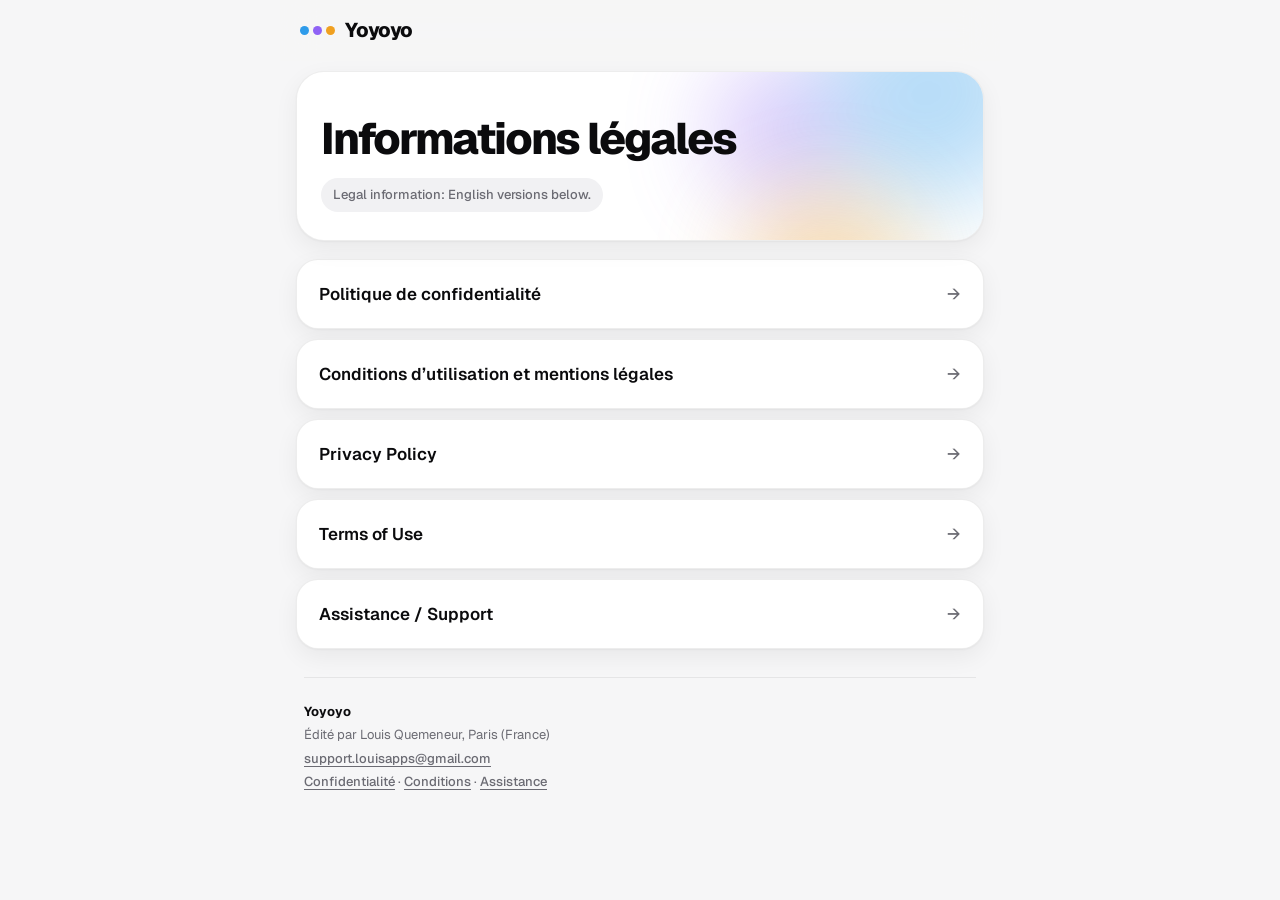
<file: index.html>
<!doctype html>
<html lang="fr">
<head>
<meta charset="utf-8">
<meta name="viewport" content="width=device-width, initial-scale=1">
<title>Yoyoyo · Informations légales</title>
<link rel="stylesheet" href="style.css">
</head>
<body>
<main>
  <header><a class="brand" href="index.html"><span class="dots" aria-hidden="true"><i></i><i></i><i></i></span>Yoyoyo</a></header>
  <div class="hero">
  <h1>Informations légales</h1>
  <p class="date">Legal information: English versions below.</p>
  </div>
  <div class="links">
    <a href="confidentialite.html">Politique de confidentialité</a>
    <a href="conditions.html">Conditions d’utilisation et mentions légales</a>
    <a href="privacy.html" lang="en">Privacy Policy</a>
    <a href="terms.html" lang="en">Terms of Use</a>
    <a href="support.html">Assistance / Support</a>
  </div>
  <footer><strong>Yoyoyo</strong><br>Édité par Louis Quemeneur, Paris (France)<br><a href="mailto:support.louisapps@gmail.com">support.louisapps@gmail.com</a><br><a href="confidentialite.html">Confidentialité</a> · <a href="conditions.html">Conditions</a> · <a href="support.html">Assistance</a></footer>
</main>
</body>
</html>
</file>
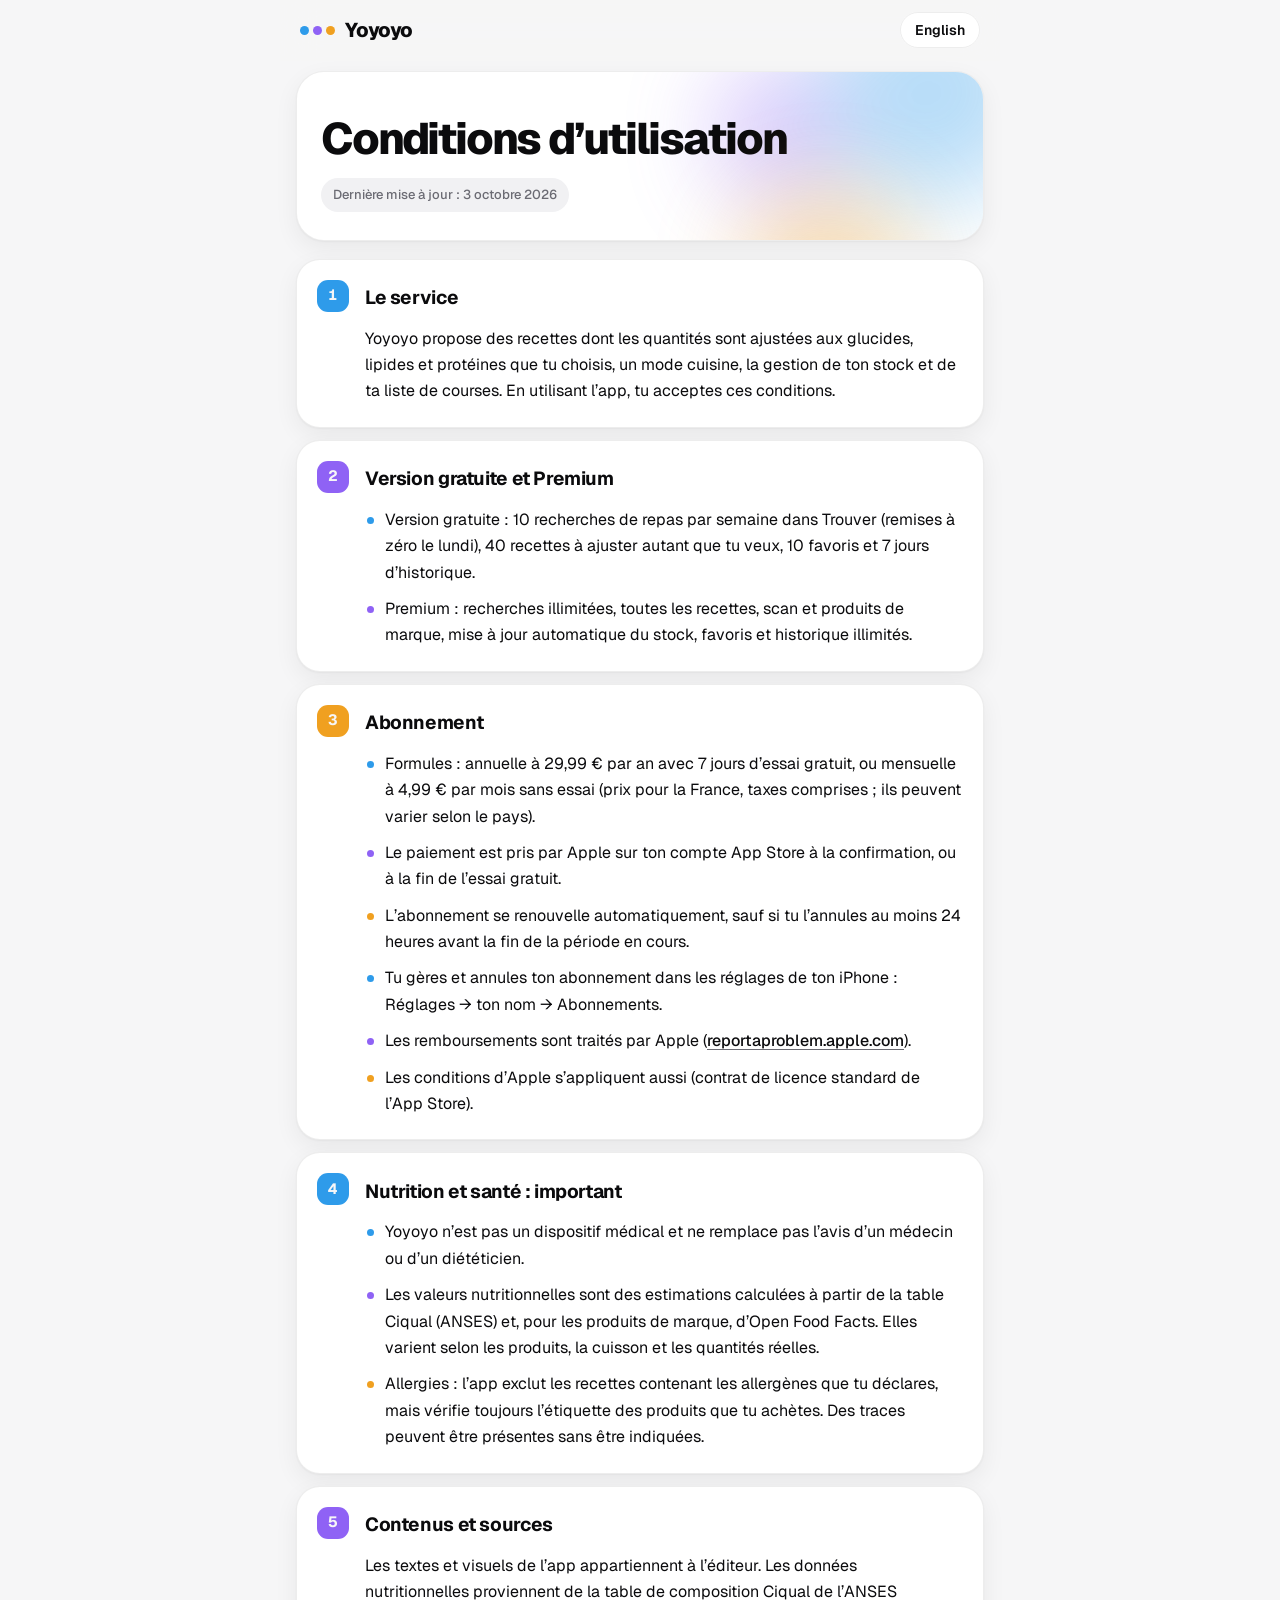
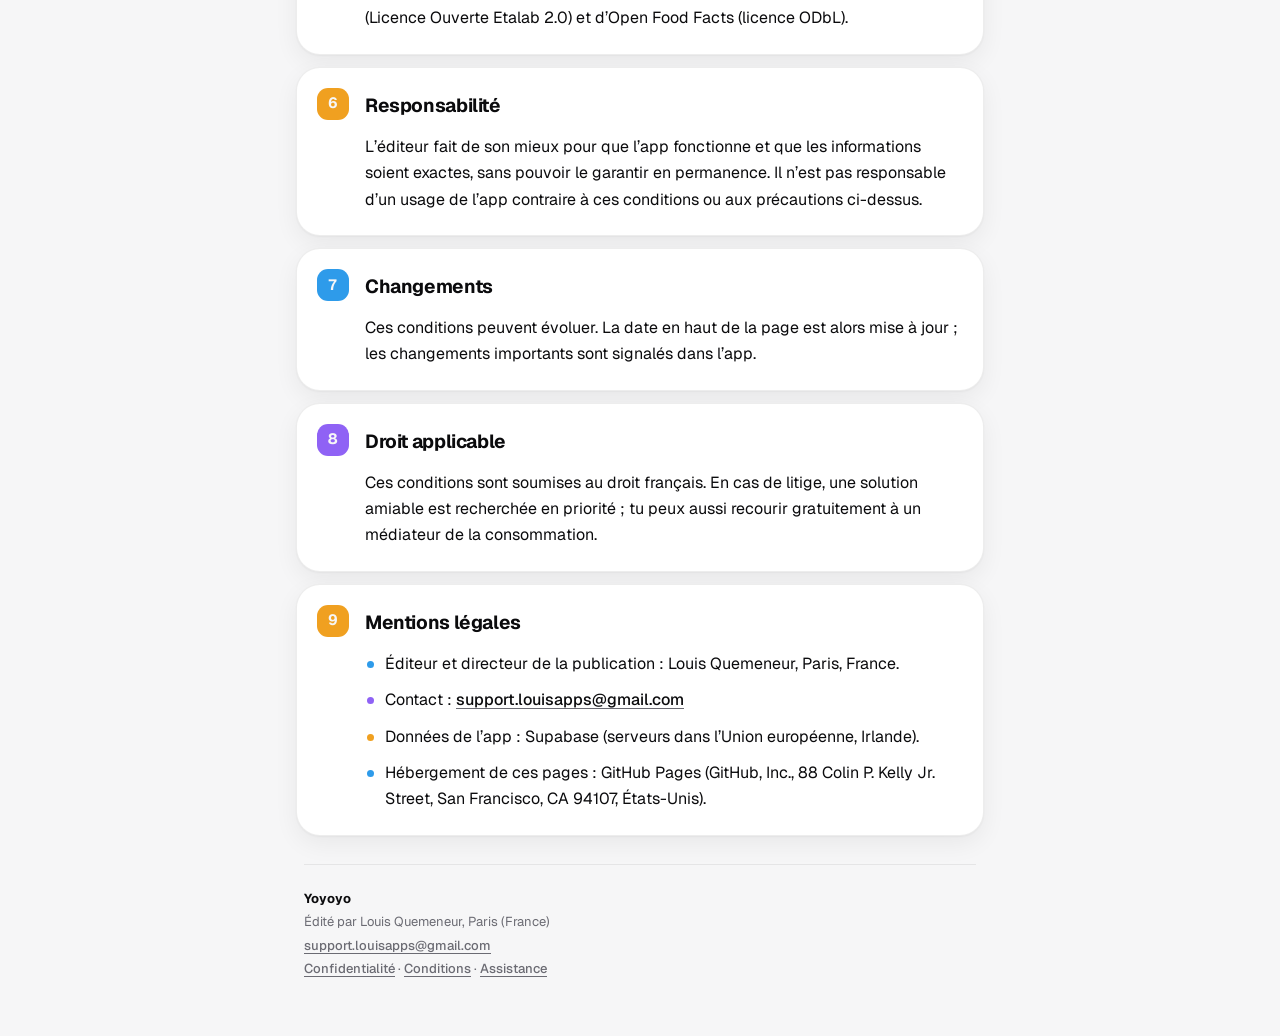
<file: conditions.html>
<!doctype html>
<html lang="fr">
<head>
<meta charset="utf-8">
<meta name="viewport" content="width=device-width, initial-scale=1">
<title>Yoyoyo · Conditions d’utilisation</title>
<link rel="stylesheet" href="style.css">
</head>
<body>
<main class="doc">
  <header><a class="brand" href="index.html"><span class="dots" aria-hidden="true"><i></i><i></i><i></i></span>Yoyoyo</a><nav class="lang"><a href="terms.html" lang="en">English</a></nav></header>
  <div class="hero">
  <h1>Conditions d’utilisation</h1>
  <p class="date">Dernière mise à jour : 3 octobre 2026</p>
  </div>

  <section class="article">
  <h2>Le service</h2>
  <p>Yoyoyo propose des recettes dont les quantités sont ajustées aux glucides, lipides et protéines que tu choisis,
  un mode cuisine, la gestion de ton stock et de ta liste de courses. En utilisant l’app, tu acceptes ces conditions.</p>

  </section>
  <section class="article">
  <h2>Version gratuite et Premium</h2>
  <ul>
    <li>Version gratuite : 10 recherches de repas par semaine dans Trouver (remises à zéro le lundi), 40 recettes à
      ajuster autant que tu veux, 10 favoris et 7 jours d’historique.</li>
    <li>Premium : recherches illimitées, toutes les recettes, scan et produits de marque, mise à jour automatique du
      stock, favoris et historique illimités.</li>
  </ul>

  </section>
  <section class="article">
  <h2>Abonnement</h2>
  <ul>
    <li>Formules : annuelle à 29,99 € par an avec 7 jours d’essai gratuit, ou mensuelle à 4,99 € par mois sans essai
      (prix pour la France, taxes comprises ; ils peuvent varier selon le pays).</li>
    <li>Le paiement est pris par Apple sur ton compte App Store à la confirmation, ou à la fin de l’essai gratuit.</li>
    <li>L’abonnement se renouvelle automatiquement, sauf si tu l’annules au moins 24 heures avant la fin de la période en cours.</li>
    <li>Tu gères et annules ton abonnement dans les réglages de ton iPhone : Réglages → ton nom → Abonnements.</li>
    <li>Les remboursements sont traités par Apple (<a href="https://reportaproblem.apple.com">reportaproblem.apple.com</a>).</li>
    <li>Les conditions d’Apple s’appliquent aussi (contrat de licence standard de l’App Store).</li>
  </ul>

  </section>
  <section class="article">
  <h2>Nutrition et santé : important</h2>
  <ul>
    <li>Yoyoyo n’est pas un dispositif médical et ne remplace pas l’avis d’un médecin ou d’un diététicien.</li>
    <li>Les valeurs nutritionnelles sont des estimations calculées à partir de la table Ciqual (ANSES) et, pour les produits
      de marque, d’Open Food Facts. Elles varient selon les produits, la cuisson et les quantités réelles.</li>
    <li>Allergies : l’app exclut les recettes contenant les allergènes que tu déclares, mais vérifie toujours l’étiquette
      des produits que tu achètes. Des traces peuvent être présentes sans être indiquées.</li>
  </ul>

  </section>
  <section class="article">
  <h2>Contenus et sources</h2>
  <p>Les textes et visuels de l’app appartiennent à l’éditeur. Les données nutritionnelles proviennent de la
  table de composition Ciqual de l’ANSES (Licence Ouverte Etalab 2.0) et d’Open Food Facts (licence ODbL).</p>

  </section>
  <section class="article">
  <h2>Responsabilité</h2>
  <p>L’éditeur fait de son mieux pour que l’app fonctionne et que les informations soient exactes, sans pouvoir le
  garantir en permanence. Il n’est pas responsable d’un usage de l’app contraire à ces conditions ou aux précautions
  ci-dessus.</p>

  </section>
  <section class="article">
  <h2>Changements</h2>
  <p>Ces conditions peuvent évoluer. La date en haut de la page est alors mise à jour ; les changements importants sont
  signalés dans l’app.</p>

  </section>
  <section class="article">
  <h2>Droit applicable</h2>
  <p>Ces conditions sont soumises au droit français. En cas de litige, une solution amiable est recherchée en priorité ;
  tu peux aussi recourir gratuitement à un médiateur de la consommation.</p>

  </section>
  <section class="article">
  <h2>Mentions légales</h2>
  <ul>
    <li>Éditeur et directeur de la publication : Louis Quemeneur, Paris, France.</li>
    <li>Contact : <a href="mailto:support.louisapps@gmail.com">support.louisapps@gmail.com</a></li>
    <li>Données de l’app : Supabase (serveurs dans l’Union européenne, Irlande).</li>
    <li>Hébergement de ces pages : GitHub Pages (GitHub, Inc., 88 Colin P. Kelly Jr. Street, San Francisco, CA 94107, États-Unis).</li>
  </ul>

  </section>
  <footer><strong>Yoyoyo</strong><br>Édité par Louis Quemeneur, Paris (France)<br><a href="mailto:support.louisapps@gmail.com">support.louisapps@gmail.com</a><br><a href="confidentialite.html">Confidentialité</a> · <a href="conditions.html">Conditions</a> · <a href="support.html">Assistance</a></footer>
</main>
</body>
</html>
</file>
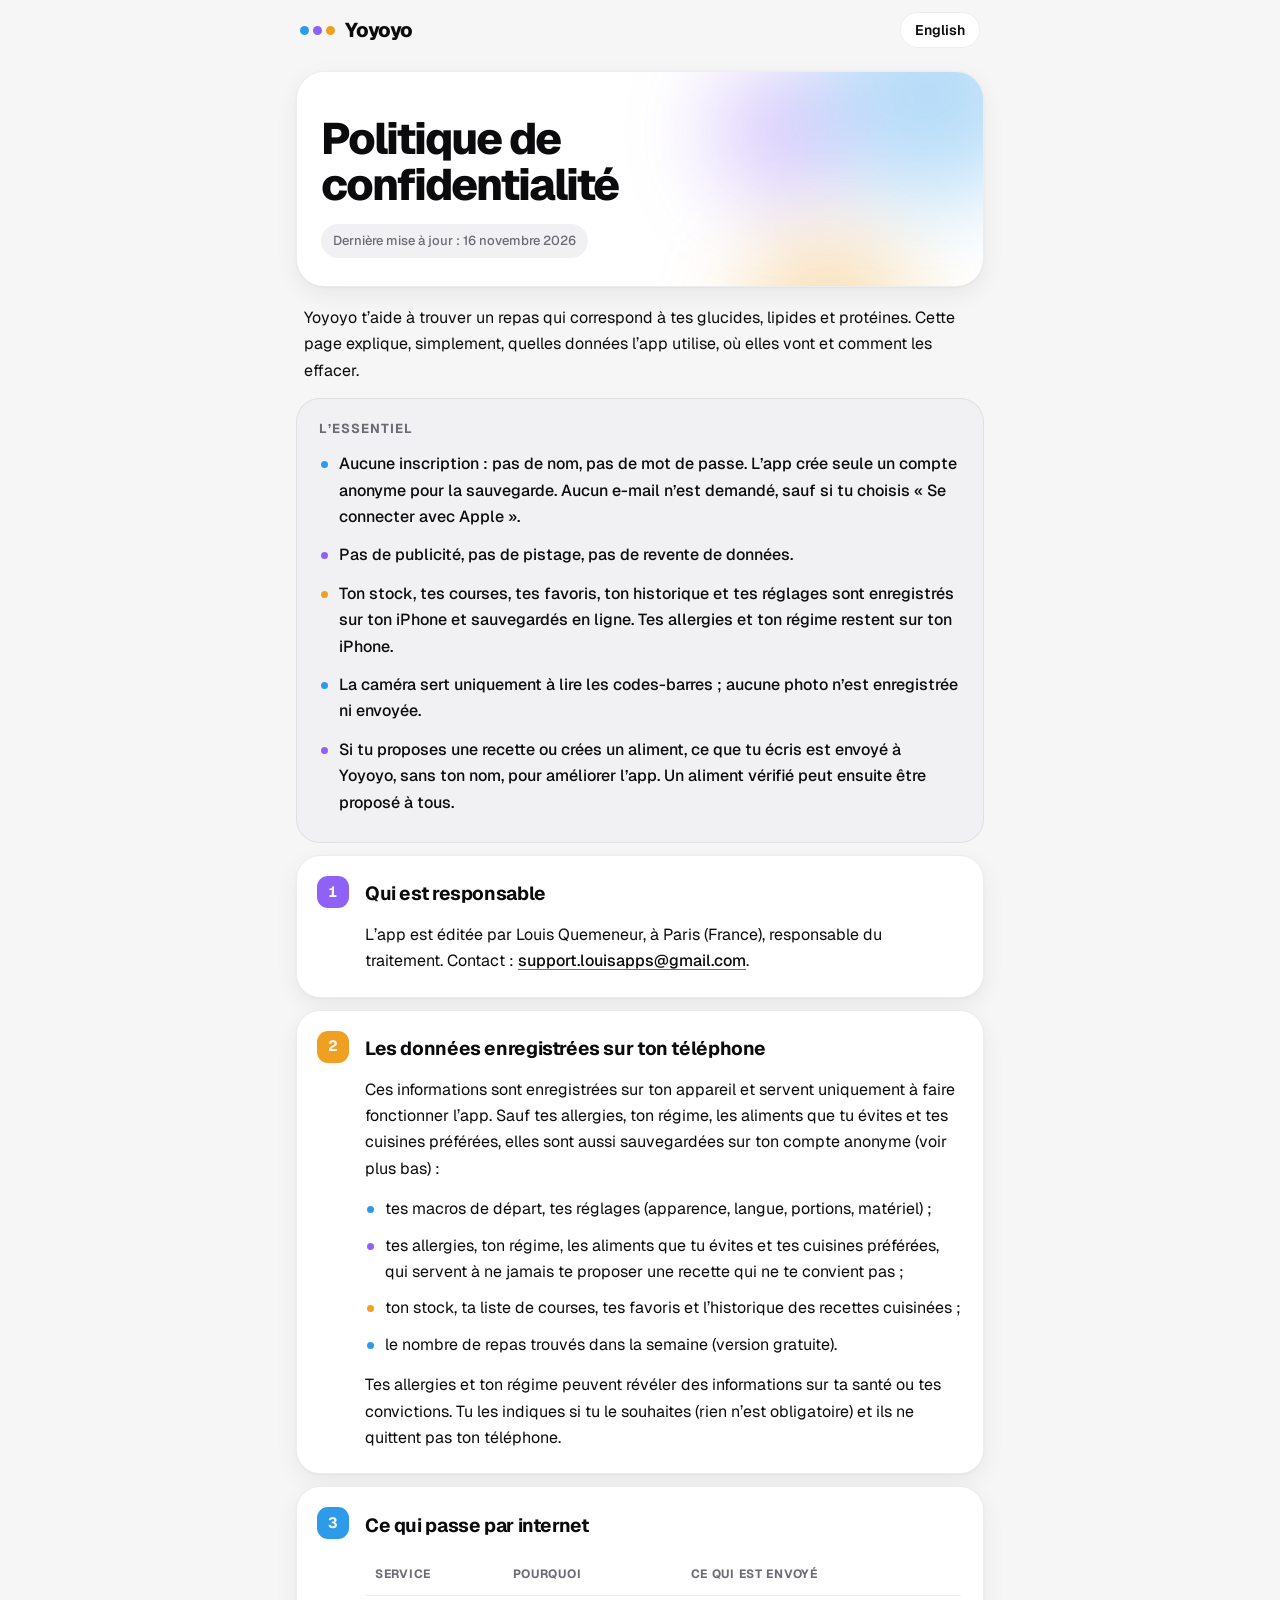
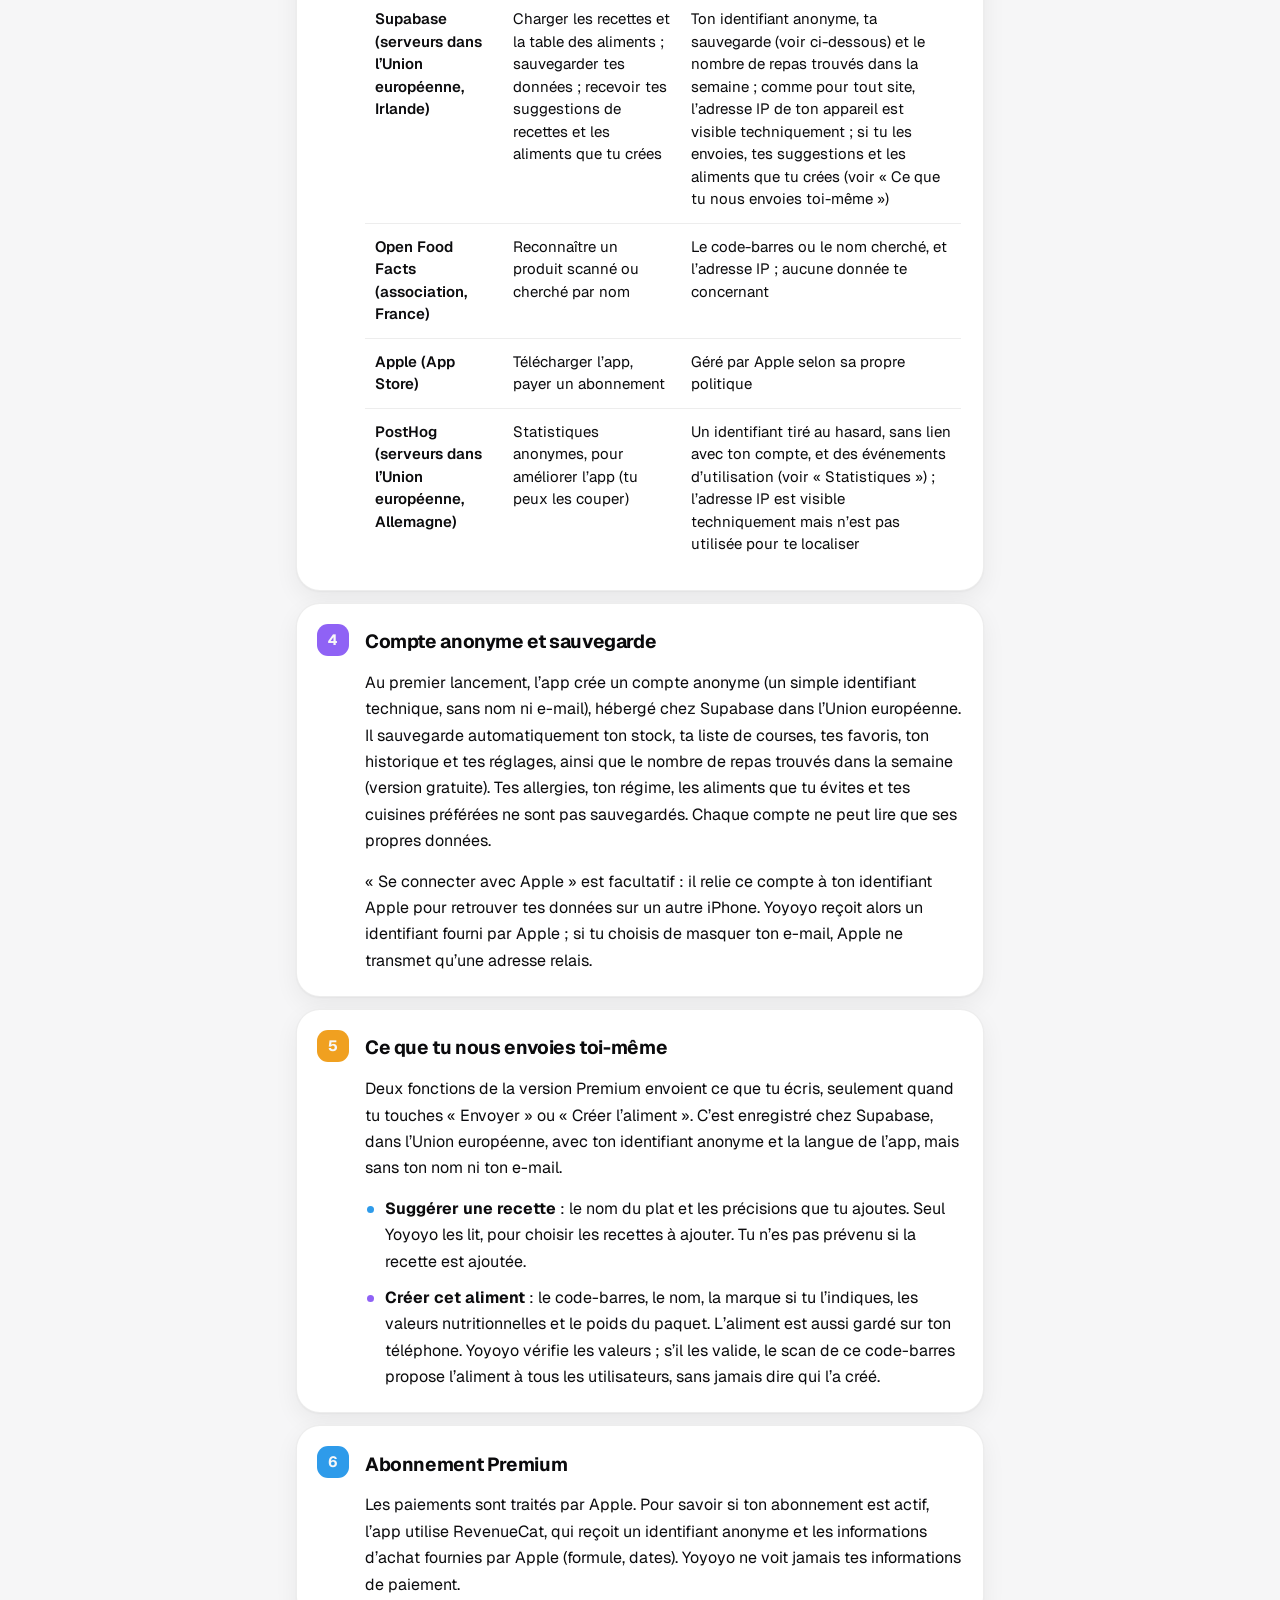
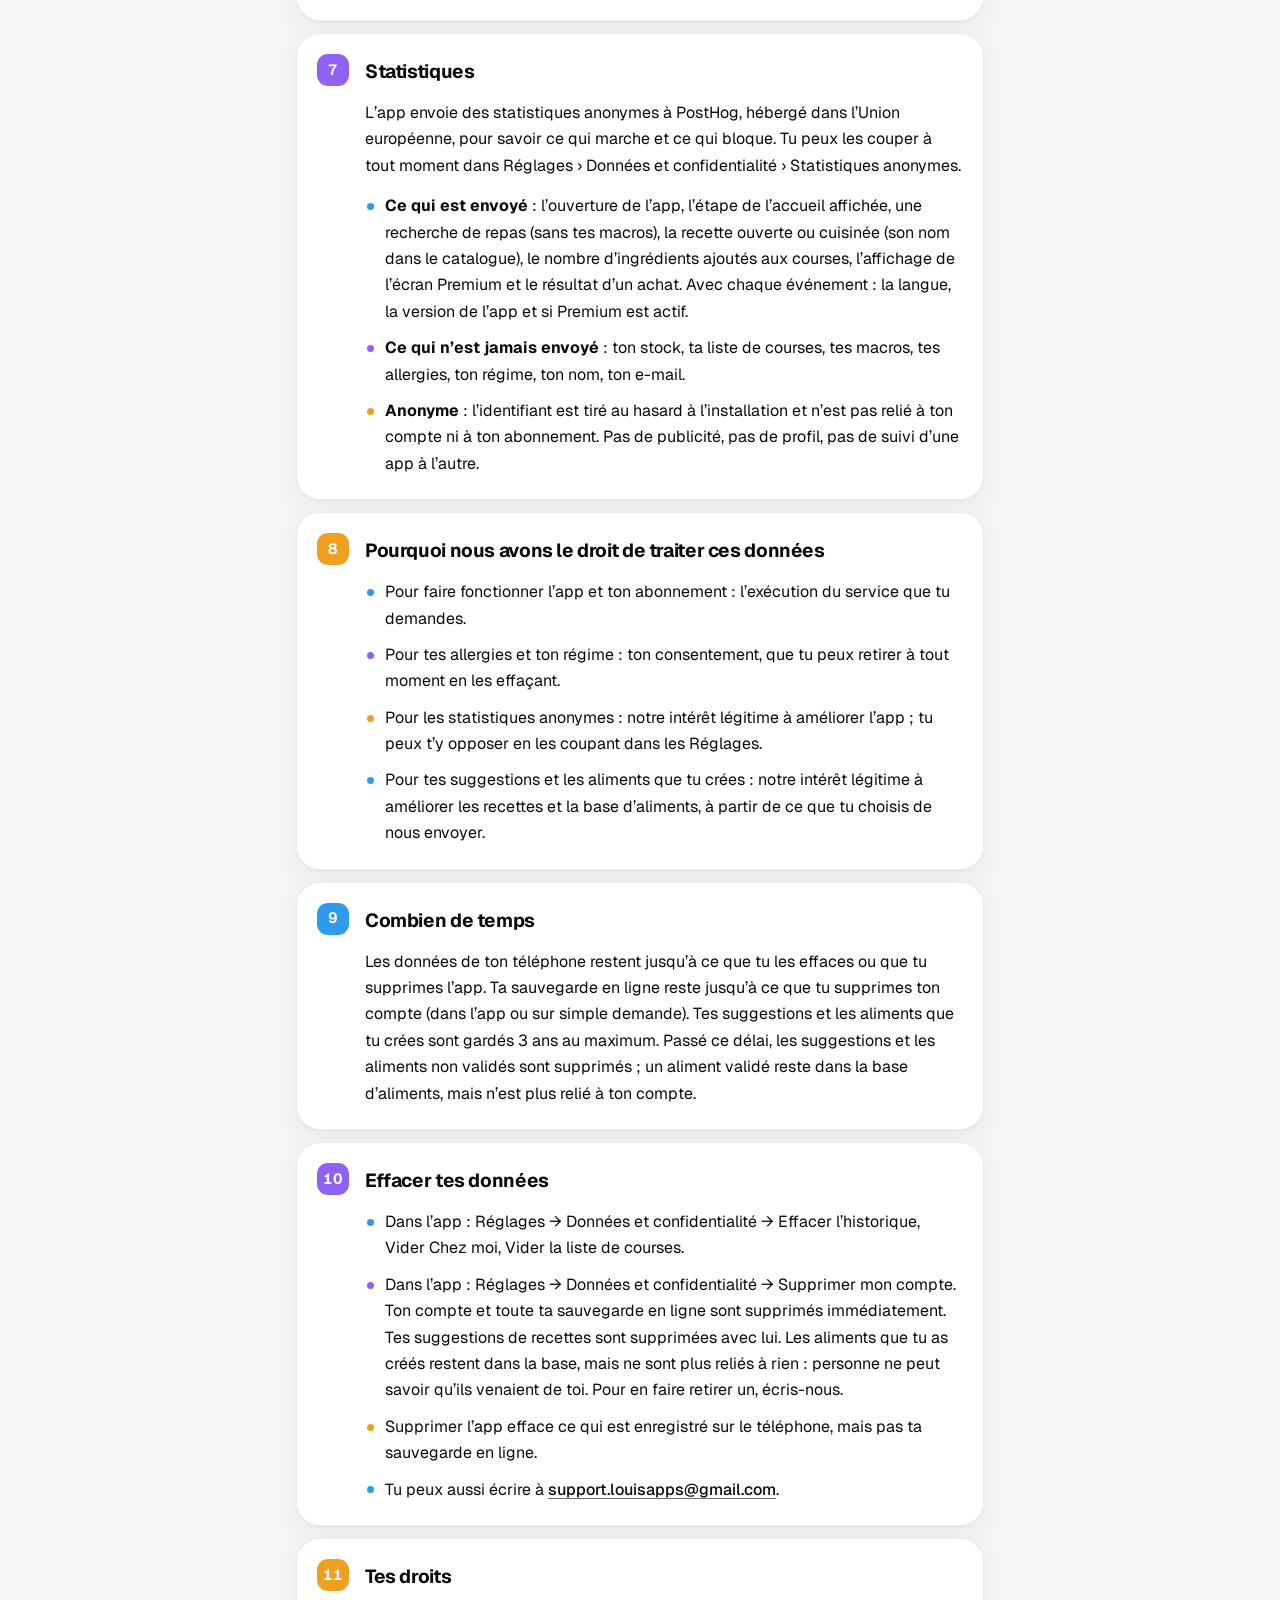
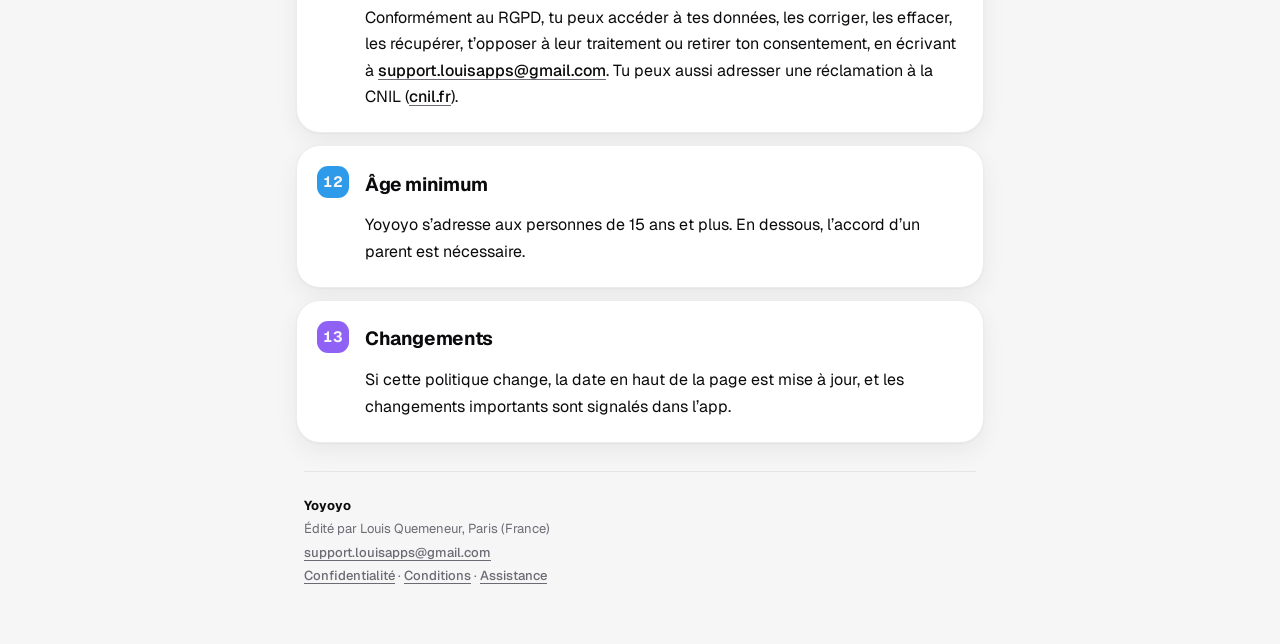
<file: confidentialite.html>
<!doctype html>
<html lang="fr">
<head>
<meta charset="utf-8">
<meta name="viewport" content="width=device-width, initial-scale=1">
<title>Yoyoyo · Politique de confidentialité</title>
<link rel="stylesheet" href="style.css">
</head>
<body>
<main class="doc">
  <header><a class="brand" href="index.html"><span class="dots" aria-hidden="true"><i></i><i></i><i></i></span>Yoyoyo</a><nav class="lang"><a href="privacy.html" lang="en">English</a></nav></header>
  <div class="hero">
  <h1>Politique de confidentialité</h1>
  <p class="date">Dernière mise à jour : 16 novembre 2026</p>
  </div>

  <p>Yoyoyo t’aide à trouver un repas qui correspond à tes glucides, lipides et protéines. Cette page explique,
  simplement, quelles données l’app utilise, où elles vont et comment les effacer.</p>

  <section class="summary">
    <h2>L’essentiel</h2>
    <ul>
      <li>Aucune inscription : pas de nom, pas de mot de passe. L’app crée seule un compte anonyme pour la sauvegarde. Aucun e-mail n’est demandé, sauf si tu choisis « Se connecter avec Apple ».</li>
      <li>Pas de publicité, pas de pistage, pas de revente de données.</li>
      <li>Ton stock, tes courses, tes favoris, ton historique et tes réglages sont enregistrés sur ton iPhone et sauvegardés en ligne. Tes allergies et ton régime restent sur ton iPhone.</li>
      <li>La caméra sert uniquement à lire les codes-barres ; aucune photo n’est enregistrée ni envoyée.</li>
      <li>Si tu proposes une recette ou crées un aliment, ce que tu écris est envoyé à Yoyoyo, sans ton nom, pour améliorer l’app. Un aliment vérifié peut ensuite être proposé à tous.</li>
    </ul>
  </section>

  <section class="article">
  <h2>Qui est responsable</h2>
  <p>L’app est éditée par Louis Quemeneur, à Paris (France), responsable du traitement.
  Contact : <a href="mailto:support.louisapps@gmail.com">support.louisapps@gmail.com</a>.</p>

  </section>
  <section class="article">
  <h2>Les données enregistrées sur ton téléphone</h2>
  <p>Ces informations sont enregistrées sur ton appareil et servent uniquement à faire fonctionner l’app. Sauf tes allergies, ton régime, les aliments que tu évites et tes cuisines préférées, elles sont aussi sauvegardées sur ton compte anonyme (voir plus bas) :</p>
  <ul>
    <li>tes macros de départ, tes réglages (apparence, langue, portions, matériel) ;</li>
    <li>tes allergies, ton régime, les aliments que tu évites et tes cuisines préférées, qui servent à ne jamais te
      proposer une recette qui ne te convient pas ;</li>
    <li>ton stock, ta liste de courses, tes favoris et l’historique des recettes cuisinées ;</li>
    <li>le nombre de repas trouvés dans la semaine (version gratuite).</li>
  </ul>
  <p>Tes allergies et ton régime peuvent révéler des informations sur ta santé ou tes convictions. Tu les indiques
  si tu le souhaites (rien n’est obligatoire) et ils ne quittent pas ton téléphone.</p>

  </section>
  <section class="article">
  <h2>Ce qui passe par internet</h2>
  <table>
    <tr><th>Service</th><th>Pourquoi</th><th>Ce qui est envoyé</th></tr>
    <tr><td>Supabase (serveurs dans l’Union européenne, Irlande)</td><td>Charger les recettes et la table des aliments ; sauvegarder tes données ; recevoir tes suggestions de recettes et les aliments que tu crées</td>
      <td>Ton identifiant anonyme, ta sauvegarde (voir ci-dessous) et le nombre de repas trouvés dans la semaine ; comme pour tout site, l’adresse IP de ton appareil est visible techniquement ; si tu les envoies, tes suggestions et les aliments que tu crées (voir « Ce que tu nous envoies toi-même »)</td></tr>
    <tr><td>Open Food Facts (association, France)</td><td>Reconnaître un produit scanné ou cherché par nom</td>
      <td>Le code-barres ou le nom cherché, et l’adresse IP ; aucune donnée te concernant</td></tr>
    <tr><td>Apple (App Store)</td><td>Télécharger l’app, payer un abonnement</td><td>Géré par Apple selon sa propre politique</td></tr>
    <tr><td>PostHog (serveurs dans l’Union européenne, Allemagne)</td><td>Statistiques anonymes, pour améliorer l’app (tu peux les couper)</td>
      <td>Un identifiant tiré au hasard, sans lien avec ton compte, et des événements d’utilisation (voir « Statistiques ») ; l’adresse IP est visible techniquement mais n’est pas utilisée pour te localiser</td></tr>
  </table>

  </section>
  <section class="article">
  <h2>Compte anonyme et sauvegarde</h2>
  <p>Au premier lancement, l’app crée un compte anonyme (un simple identifiant technique, sans nom ni e-mail),
  hébergé chez Supabase dans l’Union européenne. Il sauvegarde automatiquement ton stock, ta liste de courses, tes
  favoris, ton historique et tes réglages, ainsi que le nombre de repas trouvés dans la semaine (version gratuite).
  Tes allergies, ton régime, les aliments que tu évites et tes cuisines préférées ne sont pas sauvegardés.
  Chaque compte ne peut lire que ses propres données.</p>
  <p>« Se connecter avec Apple » est facultatif : il relie ce compte à ton identifiant Apple pour retrouver tes données
  sur un autre iPhone. Yoyoyo reçoit alors un identifiant fourni par Apple ; si tu choisis de masquer ton e-mail,
  Apple ne transmet qu’une adresse relais.</p>

  </section>
  <section class="article">
  <h2>Ce que tu nous envoies toi-même</h2>
  <p>Deux fonctions de la version Premium envoient ce que tu écris, seulement quand tu touches « Envoyer » ou « Créer
  l’aliment ». C’est enregistré chez Supabase, dans l’Union européenne, avec ton identifiant anonyme et la langue de l’app,
  mais sans ton nom ni ton e-mail.</p>
  <ul>
    <li><strong>Suggérer une recette</strong> : le nom du plat et les précisions que tu ajoutes. Seul Yoyoyo les lit, pour
      choisir les recettes à ajouter. Tu n’es pas prévenu si la recette est ajoutée.</li>
    <li><strong>Créer cet aliment</strong> : le code-barres, le nom, la marque si tu l’indiques, les valeurs nutritionnelles et
      le poids du paquet. L’aliment est aussi gardé sur ton téléphone. Yoyoyo vérifie les valeurs ; s’il les valide, le scan
      de ce code-barres propose l’aliment à tous les utilisateurs, sans jamais dire qui l’a créé.</li>
  </ul>

  </section>
  <section class="article">
  <h2>Abonnement Premium</h2>
  <p>Les paiements sont traités par Apple. Pour savoir si ton abonnement est actif, l’app utilise RevenueCat, qui reçoit
  un identifiant anonyme et les informations d’achat fournies par Apple (formule, dates). Yoyoyo ne voit jamais tes
  informations de paiement.</p>

  </section>
  <section class="article">
  <h2>Statistiques</h2>
  <p>L’app envoie des statistiques anonymes à PostHog, hébergé dans l’Union européenne, pour savoir ce qui marche et
  ce qui bloque. Tu peux les couper à tout moment dans Réglages › Données et confidentialité › Statistiques anonymes.</p>
  <ul>
    <li><strong>Ce qui est envoyé</strong> : l’ouverture de l’app, l’étape de l’accueil affichée, une recherche de repas
      (sans tes macros), la recette ouverte ou cuisinée (son nom dans le catalogue), le nombre d’ingrédients ajoutés aux
      courses, l’affichage de l’écran Premium et le résultat d’un achat. Avec chaque événement : la langue, la version de
      l’app et si Premium est actif.</li>
    <li><strong>Ce qui n’est jamais envoyé</strong> : ton stock, ta liste de courses, tes macros, tes allergies, ton
      régime, ton nom, ton e-mail.</li>
    <li><strong>Anonyme</strong> : l’identifiant est tiré au hasard à l’installation et n’est pas relié à ton compte ni à
      ton abonnement. Pas de publicité, pas de profil, pas de suivi d’une app à l’autre.</li>
  </ul>

  </section>
  <section class="article">
  <h2>Pourquoi nous avons le droit de traiter ces données</h2>
  <ul>
    <li>Pour faire fonctionner l’app et ton abonnement : l’exécution du service que tu demandes.</li>
    <li>Pour tes allergies et ton régime : ton consentement, que tu peux retirer à tout moment en les effaçant.</li>
    <li>Pour les statistiques anonymes : notre intérêt légitime à améliorer l’app ; tu peux t’y opposer en les coupant
      dans les Réglages.</li>
    <li>Pour tes suggestions et les aliments que tu crées : notre intérêt légitime à améliorer les recettes et la base
      d’aliments, à partir de ce que tu choisis de nous envoyer.</li>
  </ul>

  </section>
  <section class="article">
  <h2>Combien de temps</h2>
  <p>Les données de ton téléphone restent jusqu’à ce que tu les effaces ou que tu supprimes l’app. Ta sauvegarde en ligne
  reste jusqu’à ce que tu supprimes ton compte (dans l’app ou sur simple demande).
  Tes suggestions et les aliments que tu crées sont gardés 3 ans au maximum. Passé ce délai, les suggestions et les
  aliments non validés sont supprimés ; un aliment validé reste dans la base d’aliments, mais n’est plus relié à ton
  compte.</p>

  </section>
  <section class="article">
  <h2>Effacer tes données</h2>
  <ul>
    <li>Dans l’app : Réglages → Données et confidentialité → Effacer l’historique, Vider Chez moi, Vider la liste de courses.</li>
    <li>Dans l’app : Réglages → Données et confidentialité → Supprimer mon compte. Ton compte et toute ta sauvegarde en
      ligne sont supprimés immédiatement. Tes suggestions de recettes sont supprimées avec lui. Les aliments que tu as créés
      restent dans la base, mais ne sont plus reliés à rien : personne ne peut savoir qu’ils venaient de toi. Pour en faire
      retirer un, écris-nous.</li>
    <li>Supprimer l’app efface ce qui est enregistré sur le téléphone, mais pas ta sauvegarde en ligne.</li>
    <li>Tu peux aussi écrire à <a href="mailto:support.louisapps@gmail.com">support.louisapps@gmail.com</a>.</li>
  </ul>

  </section>
  <section class="article">
  <h2>Tes droits</h2>
  <p>Conformément au RGPD, tu peux accéder à tes données, les corriger, les effacer, les récupérer, t’opposer à leur
  traitement ou retirer ton consentement, en écrivant à <a href="mailto:support.louisapps@gmail.com">support.louisapps@gmail.com</a>.
  Tu peux aussi adresser une réclamation à la CNIL (<a href="https://www.cnil.fr">cnil.fr</a>).</p>

  </section>
  <section class="article">
  <h2>Âge minimum</h2>
  <p>Yoyoyo s’adresse aux personnes de 15 ans et plus. En dessous, l’accord d’un parent est nécessaire.</p>

  </section>
  <section class="article">
  <h2>Changements</h2>
  <p>Si cette politique change, la date en haut de la page est mise à jour, et les changements importants sont signalés dans l’app.</p>

  </section>
  <footer><strong>Yoyoyo</strong><br>Édité par Louis Quemeneur, Paris (France)<br><a href="mailto:support.louisapps@gmail.com">support.louisapps@gmail.com</a><br><a href="confidentialite.html">Confidentialité</a> · <a href="conditions.html">Conditions</a> · <a href="support.html">Assistance</a></footer>
</main>
</body>
</html>
</file>
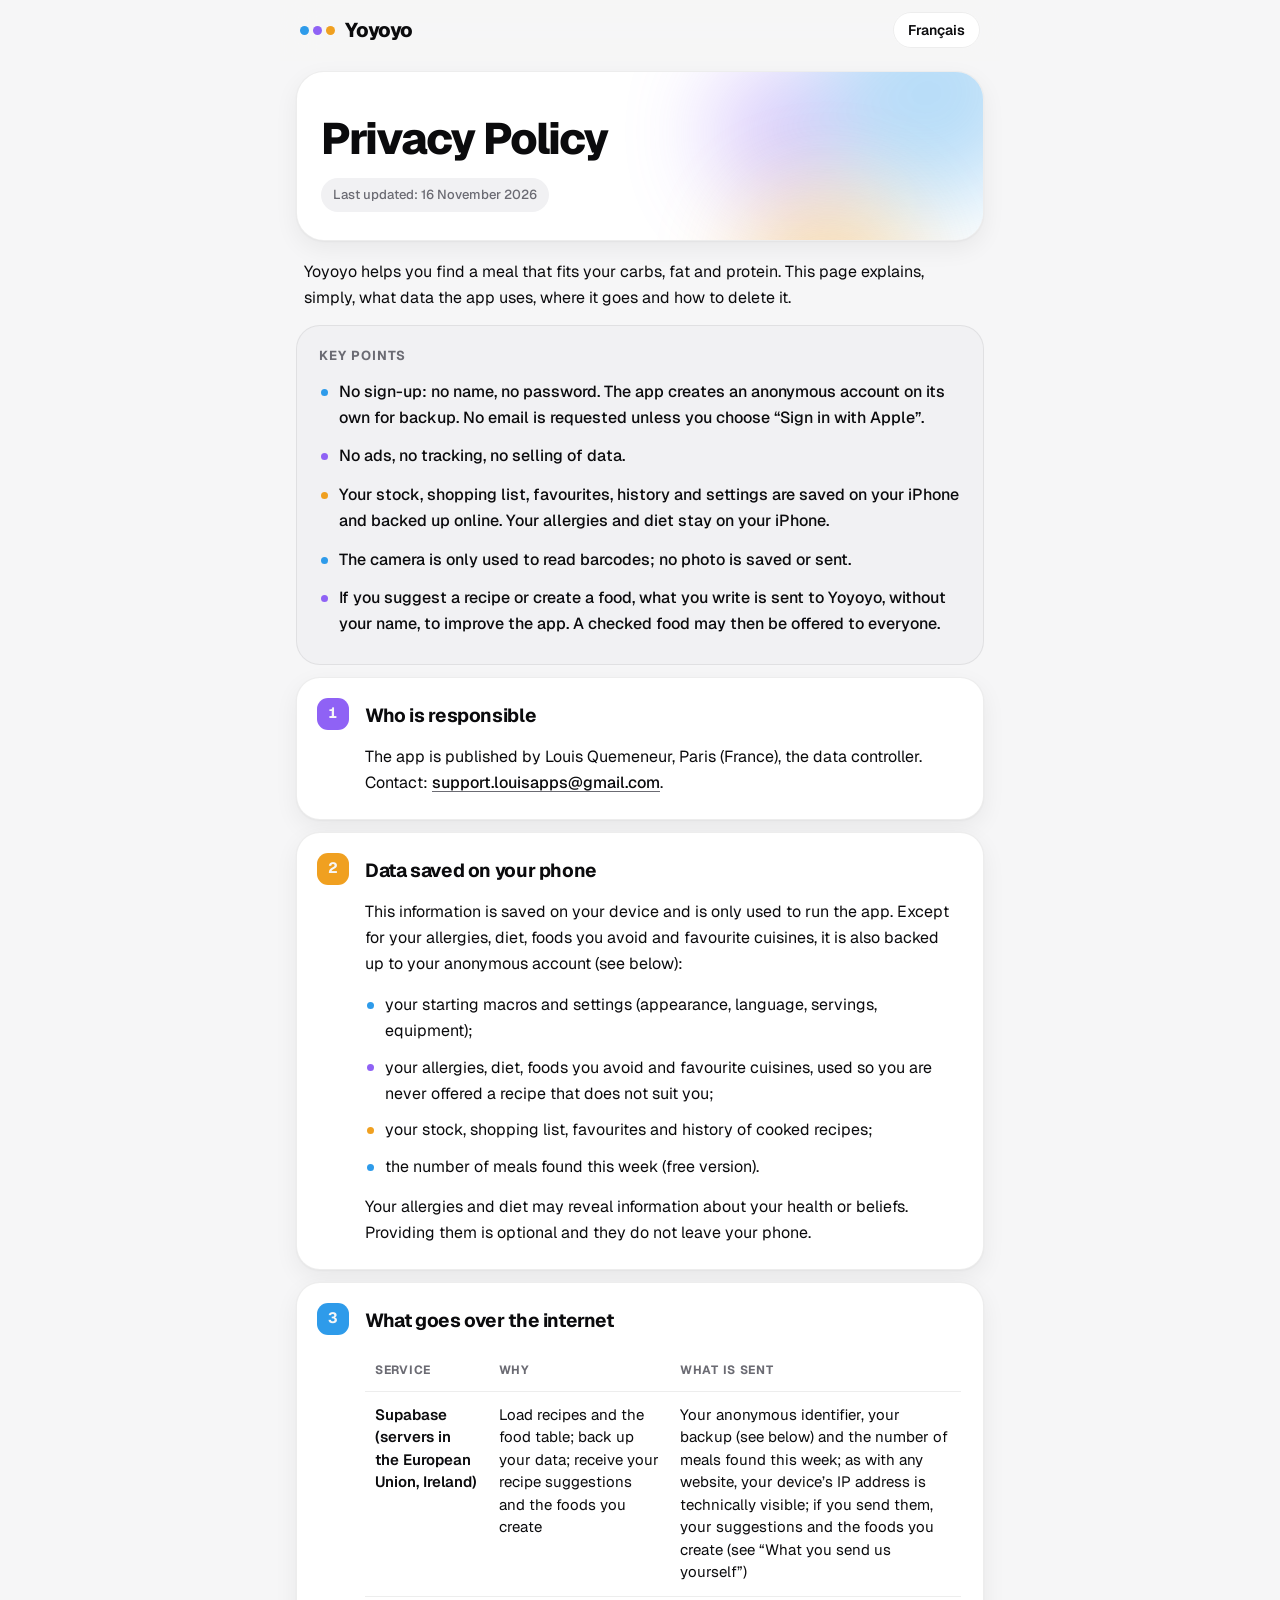
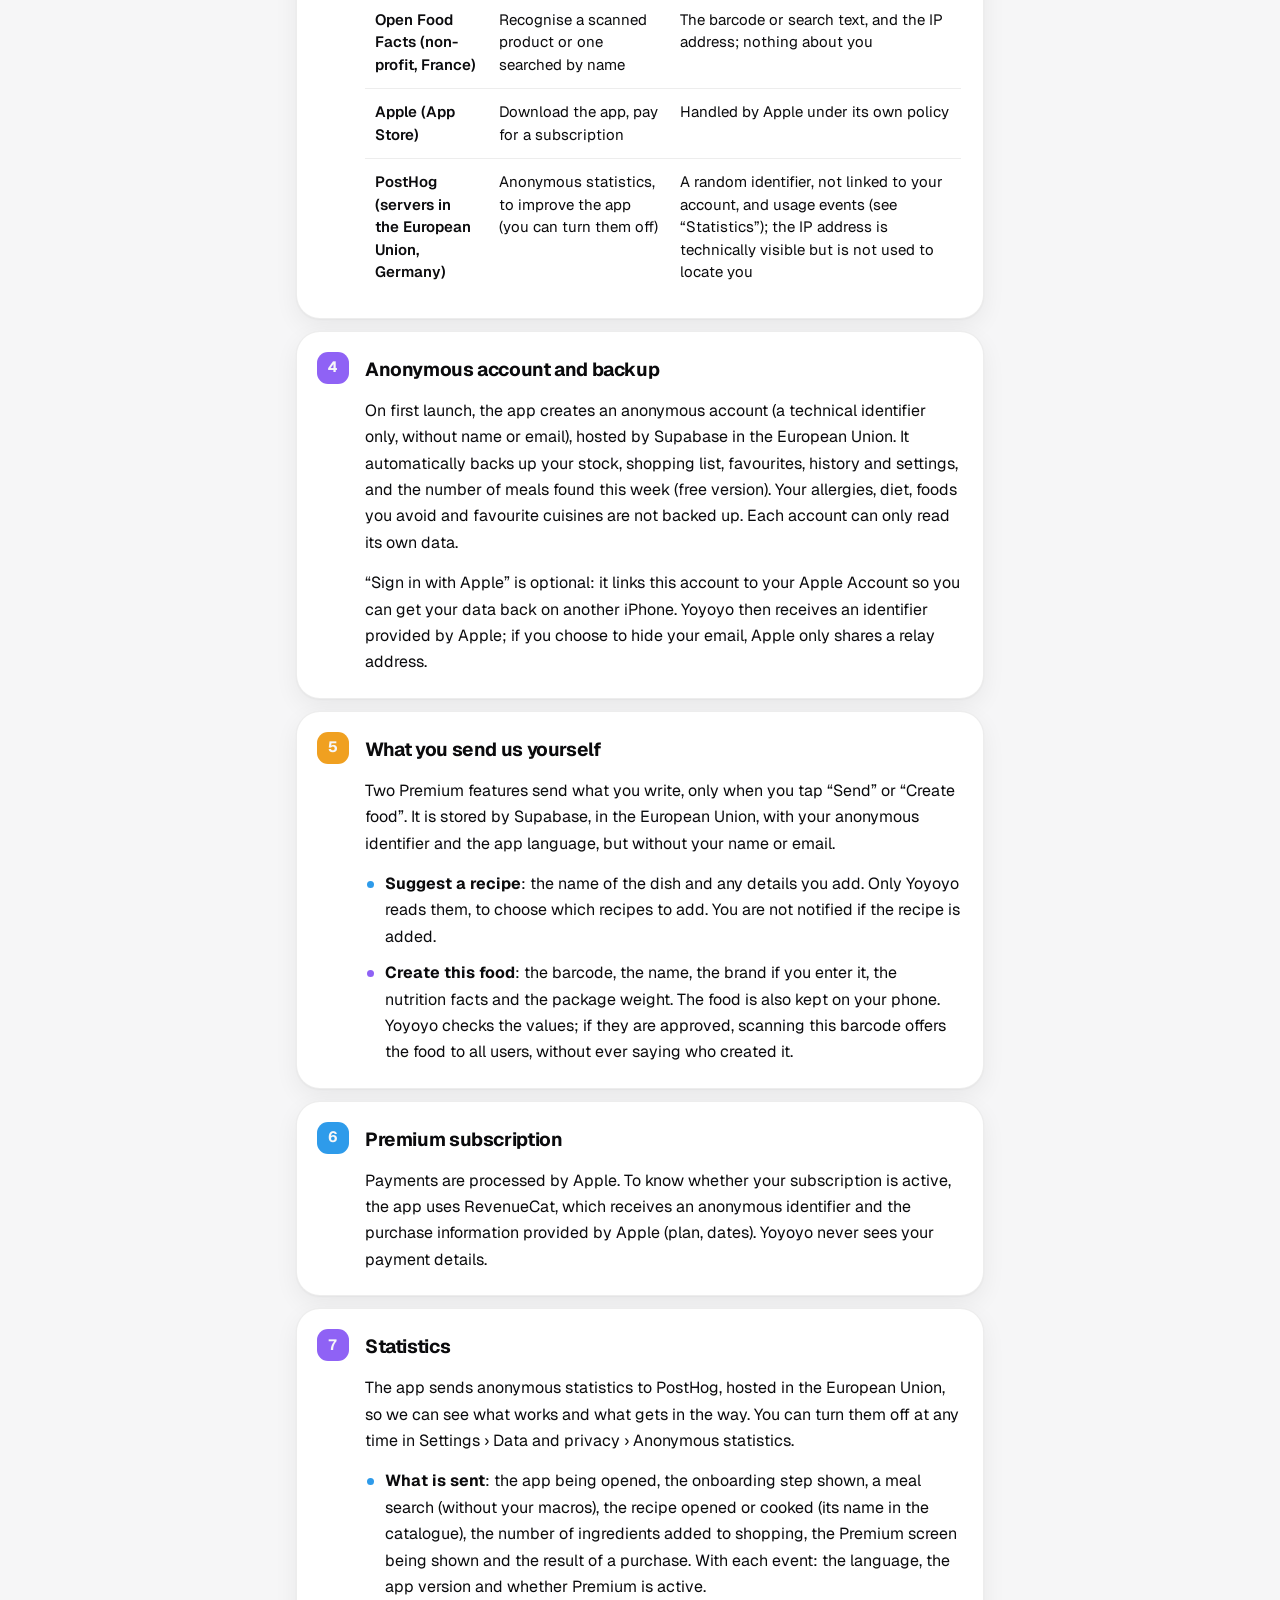
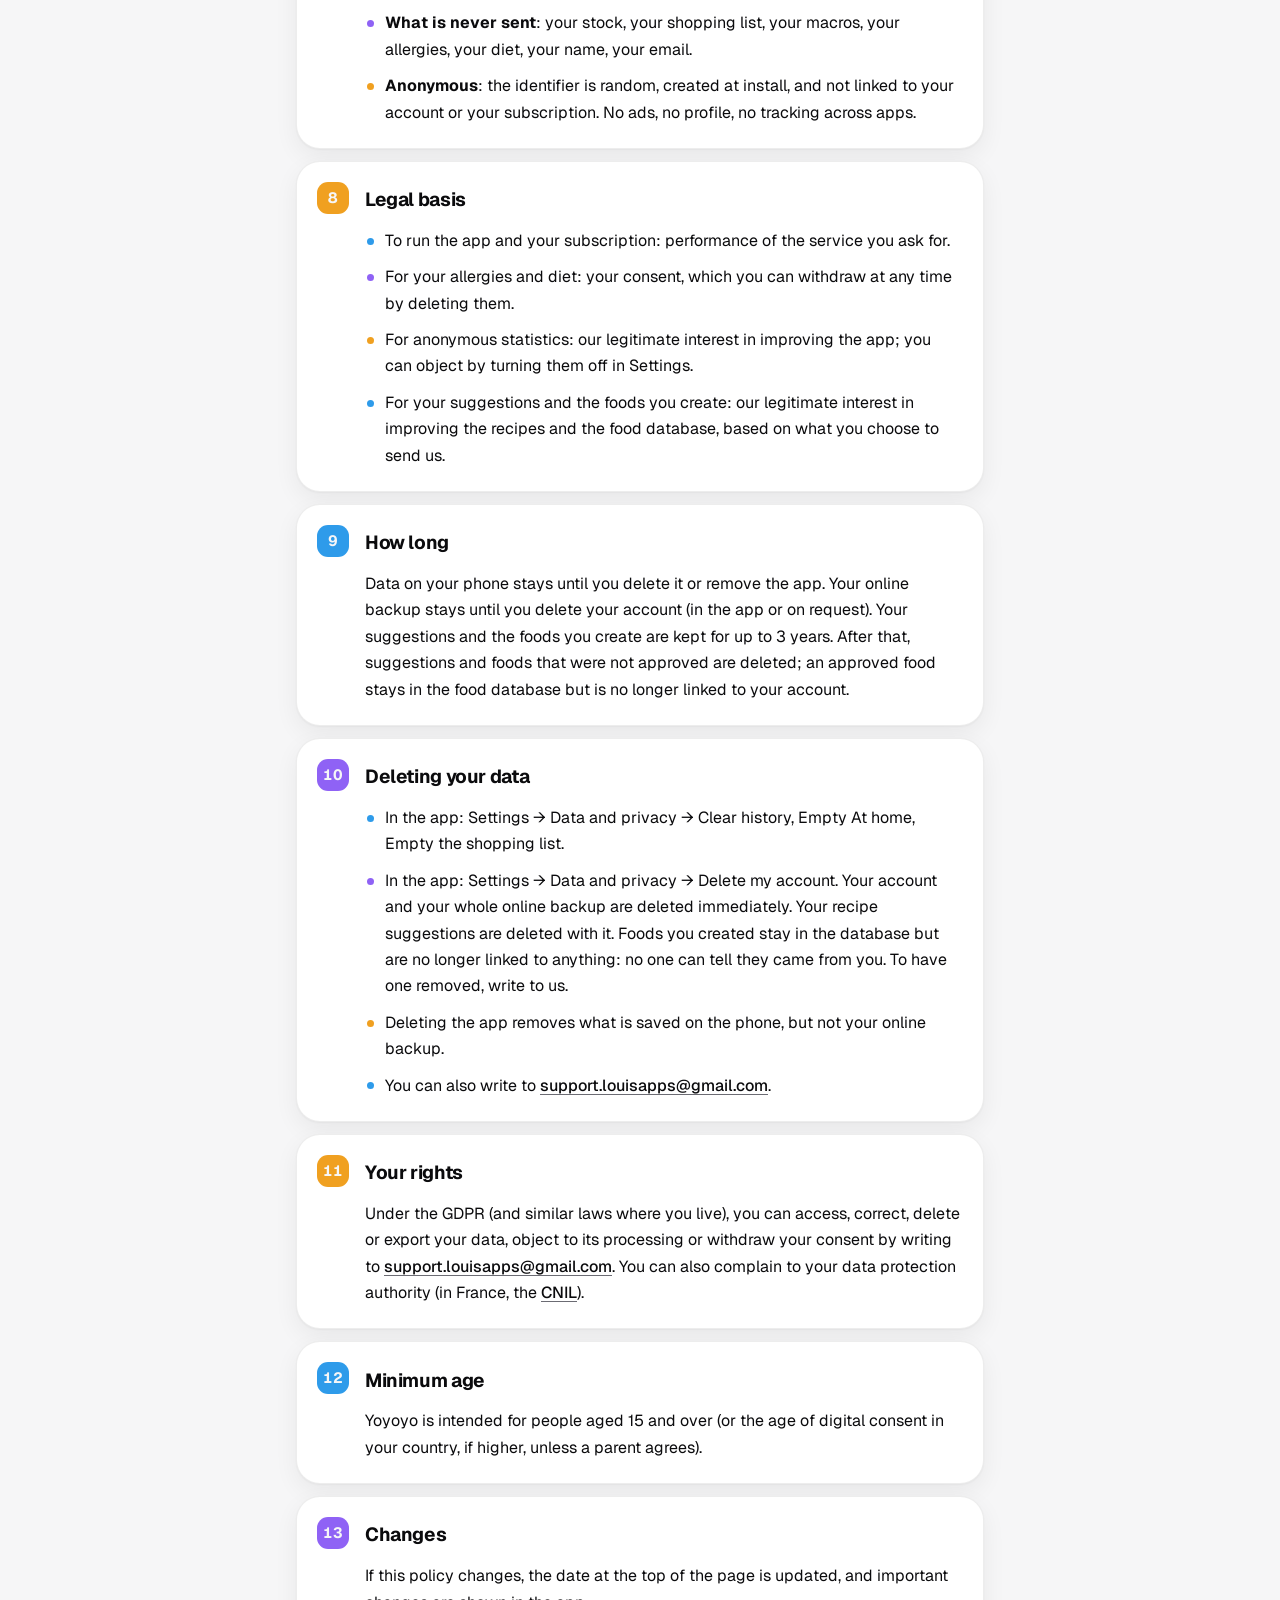
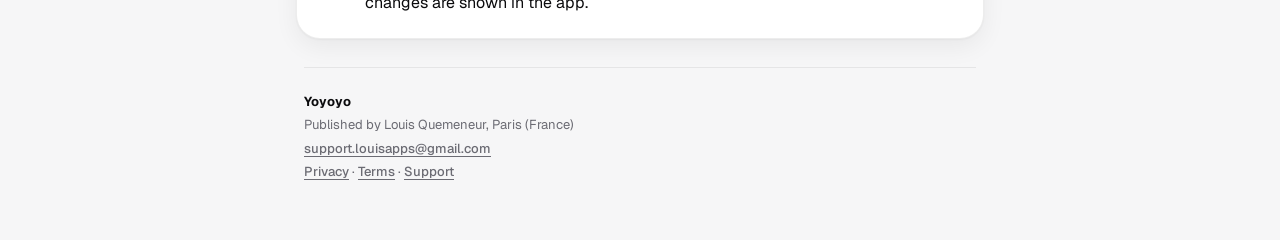
<file: privacy.html>
<!doctype html>
<html lang="en">
<head>
<meta charset="utf-8">
<meta name="viewport" content="width=device-width, initial-scale=1">
<title>Yoyoyo · Privacy Policy</title>
<link rel="stylesheet" href="style.css">
</head>
<body>
<main class="doc">
  <header><a class="brand" href="index.html"><span class="dots" aria-hidden="true"><i></i><i></i><i></i></span>Yoyoyo</a><nav class="lang"><a href="confidentialite.html" lang="fr">Français</a></nav></header>
  <div class="hero">
  <h1>Privacy Policy</h1>
  <p class="date">Last updated: 16 November 2026</p>
  </div>

  <p>Yoyoyo helps you find a meal that fits your carbs, fat and protein. This page explains, simply, what data the app
  uses, where it goes and how to delete it.</p>

  <section class="summary">
    <h2>Key points</h2>
    <ul>
      <li>No sign-up: no name, no password. The app creates an anonymous account on its own for backup. No email is requested unless you choose “Sign in with Apple”.</li>
      <li>No ads, no tracking, no selling of data.</li>
      <li>Your stock, shopping list, favourites, history and settings are saved on your iPhone and backed up online. Your allergies and diet stay on your iPhone.</li>
      <li>The camera is only used to read barcodes; no photo is saved or sent.</li>
      <li>If you suggest a recipe or create a food, what you write is sent to Yoyoyo, without your name, to improve the app. A checked food may then be offered to everyone.</li>
    </ul>
  </section>

  <section class="article">
  <h2>Who is responsible</h2>
  <p>The app is published by Louis Quemeneur, Paris (France), the data controller.
  Contact: <a href="mailto:support.louisapps@gmail.com">support.louisapps@gmail.com</a>.</p>

  </section>
  <section class="article">
  <h2>Data saved on your phone</h2>
  <p>This information is saved on your device and is only used to run the app. Except for your allergies, diet, foods you avoid and favourite cuisines, it is also backed up to your anonymous account (see below):</p>
  <ul>
    <li>your starting macros and settings (appearance, language, servings, equipment);</li>
    <li>your allergies, diet, foods you avoid and favourite cuisines, used so you are never offered a recipe that does not suit you;</li>
    <li>your stock, shopping list, favourites and history of cooked recipes;</li>
    <li>the number of meals found this week (free version).</li>
  </ul>
  <p>Your allergies and diet may reveal information about your health or beliefs. Providing them is optional and they do
  not leave your phone.</p>

  </section>
  <section class="article">
  <h2>What goes over the internet</h2>
  <table>
    <tr><th>Service</th><th>Why</th><th>What is sent</th></tr>
    <tr><td>Supabase (servers in the European Union, Ireland)</td><td>Load recipes and the food table; back up your data; receive your recipe suggestions and the foods you create</td>
      <td>Your anonymous identifier, your backup (see below) and the number of meals found this week; as with any website, your device’s IP address is technically visible; if you send them, your suggestions and the foods you create (see “What you send us yourself”)</td></tr>
    <tr><td>Open Food Facts (non-profit, France)</td><td>Recognise a scanned product or one searched by name</td>
      <td>The barcode or search text, and the IP address; nothing about you</td></tr>
    <tr><td>Apple (App Store)</td><td>Download the app, pay for a subscription</td><td>Handled by Apple under its own policy</td></tr>
    <tr><td>PostHog (servers in the European Union, Germany)</td><td>Anonymous statistics, to improve the app (you can turn them off)</td>
      <td>A random identifier, not linked to your account, and usage events (see “Statistics”); the IP address is technically visible but is not used to locate you</td></tr>
  </table>

  </section>
  <section class="article">
  <h2>Anonymous account and backup</h2>
  <p>On first launch, the app creates an anonymous account (a technical identifier only, without name or email),
  hosted by Supabase in the European Union. It automatically backs up your stock, shopping list, favourites, history and
  settings, and the number of meals found this week (free version). Your allergies, diet, foods you avoid and favourite
  cuisines are not backed up. Each account can only read its own data.</p>
  <p>“Sign in with Apple” is optional: it links this account to your Apple Account so you can get your data back on
  another iPhone. Yoyoyo then receives an identifier provided by Apple; if you choose to hide your email, Apple only
  shares a relay address.</p>

  </section>
  <section class="article">
  <h2>What you send us yourself</h2>
  <p>Two Premium features send what you write, only when you tap “Send” or “Create food”. It is stored by Supabase, in the
  European Union, with your anonymous identifier and the app language, but without your name or email.</p>
  <ul>
    <li><strong>Suggest a recipe</strong>: the name of the dish and any details you add. Only Yoyoyo reads them, to choose
      which recipes to add. You are not notified if the recipe is added.</li>
    <li><strong>Create this food</strong>: the barcode, the name, the brand if you enter it, the nutrition facts and the
      package weight. The food is also kept on your phone. Yoyoyo checks the values; if they are approved, scanning this
      barcode offers the food to all users, without ever saying who created it.</li>
  </ul>

  </section>
  <section class="article">
  <h2>Premium subscription</h2>
  <p>Payments are processed by Apple. To know whether your subscription is active, the app uses RevenueCat, which receives
  an anonymous identifier and the purchase information provided by Apple (plan, dates). Yoyoyo never sees your payment details.</p>

  </section>
  <section class="article">
  <h2>Statistics</h2>
  <p>The app sends anonymous statistics to PostHog, hosted in the European Union, so we can see what works and what
  gets in the way. You can turn them off at any time in Settings › Data and privacy › Anonymous statistics.</p>
  <ul>
    <li><strong>What is sent</strong>: the app being opened, the onboarding step shown, a meal search (without your
      macros), the recipe opened or cooked (its name in the catalogue), the number of ingredients added to shopping, the
      Premium screen being shown and the result of a purchase. With each event: the language, the app version and
      whether Premium is active.</li>
    <li><strong>What is never sent</strong>: your stock, your shopping list, your macros, your allergies, your diet, your
      name, your email.</li>
    <li><strong>Anonymous</strong>: the identifier is random, created at install, and not linked to your account or your
      subscription. No ads, no profile, no tracking across apps.</li>
  </ul>

  </section>
  <section class="article">
  <h2>Legal basis</h2>
  <ul>
    <li>To run the app and your subscription: performance of the service you ask for.</li>
    <li>For your allergies and diet: your consent, which you can withdraw at any time by deleting them.</li>
    <li>For anonymous statistics: our legitimate interest in improving the app; you can object by turning them off in
      Settings.</li>
    <li>For your suggestions and the foods you create: our legitimate interest in improving the recipes and the food
      database, based on what you choose to send us.</li>
  </ul>

  </section>
  <section class="article">
  <h2>How long</h2>
  <p>Data on your phone stays until you delete it or remove the app. Your online backup stays until you delete your
  account (in the app or on request).
  Your suggestions and the foods you create are kept for up to 3 years. After that, suggestions and foods that were not
  approved are deleted; an approved food stays in the food database but is no longer linked to your account.</p>

  </section>
  <section class="article">
  <h2>Deleting your data</h2>
  <ul>
    <li>In the app: Settings → Data and privacy → Clear history, Empty At home, Empty the shopping list.</li>
    <li>In the app: Settings → Data and privacy → Delete my account. Your account and your whole online backup are
      deleted immediately. Your recipe suggestions are deleted with it. Foods you created stay in the database but are no
      longer linked to anything: no one can tell they came from you. To have one removed, write to us.</li>
    <li>Deleting the app removes what is saved on the phone, but not your online backup.</li>
    <li>You can also write to <a href="mailto:support.louisapps@gmail.com">support.louisapps@gmail.com</a>.</li>
  </ul>

  </section>
  <section class="article">
  <h2>Your rights</h2>
  <p>Under the GDPR (and similar laws where you live), you can access, correct, delete or export your data, object to its
  processing or withdraw your consent by writing to <a href="mailto:support.louisapps@gmail.com">support.louisapps@gmail.com</a>.
  You can also complain to your data protection authority (in France, the <a href="https://www.cnil.fr">CNIL</a>).</p>

  </section>
  <section class="article">
  <h2>Minimum age</h2>
  <p>Yoyoyo is intended for people aged 15 and over (or the age of digital consent in your country, if higher, unless a
  parent agrees).</p>

  </section>
  <section class="article">
  <h2>Changes</h2>
  <p>If this policy changes, the date at the top of the page is updated, and important changes are shown in the app.</p>

  </section>
  <footer><strong>Yoyoyo</strong><br>Published by Louis Quemeneur, Paris (France)<br><a href="mailto:support.louisapps@gmail.com">support.louisapps@gmail.com</a><br><a href="privacy.html">Privacy</a> · <a href="terms.html">Terms</a> · <a href="support.html">Support</a></footer>
</main>
</body>
</html>
</file>
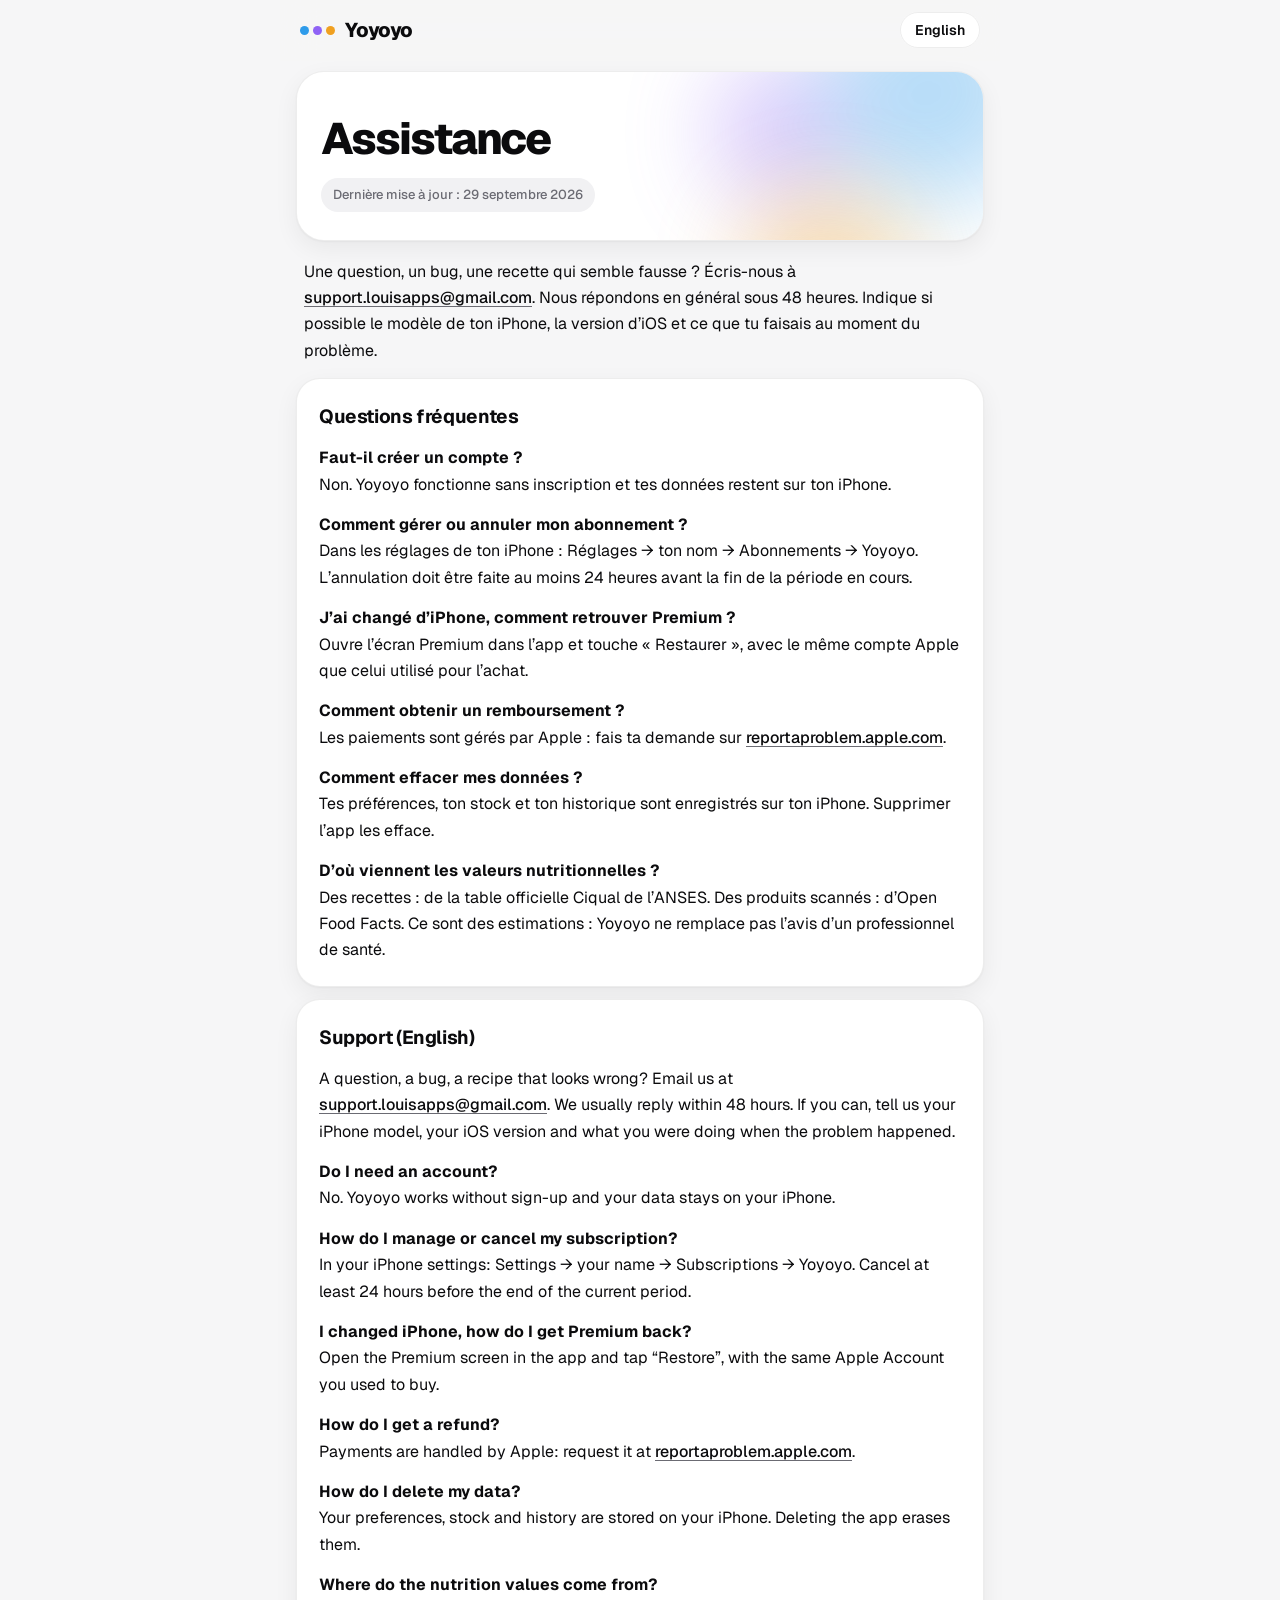
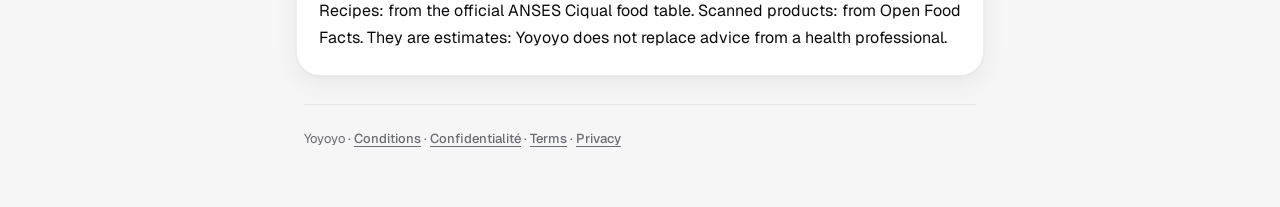
<file: support.html>
<!doctype html>
<html lang="fr">
<head>
<meta charset="utf-8">
<meta name="viewport" content="width=device-width, initial-scale=1">
<title>Yoyoyo · Assistance / Support</title>
<link rel="stylesheet" href="style.css">
</head>
<body>
<main>
  <header><a class="brand" href="index.html"><span class="dots" aria-hidden="true"><i></i><i></i><i></i></span>Yoyoyo</a><nav class="lang"><a href="#english" lang="en">English</a></nav></header>
  <div class="hero">
  <h1>Assistance</h1>
  <p class="date">Dernière mise à jour : 29 septembre 2026</p>
  </div>

  <p>Une question, un bug, une recette qui semble fausse ? Écris-nous à
  <a href="mailto:support.louisapps@gmail.com">support.louisapps@gmail.com</a>. Nous répondons en général sous 48 heures.
  Indique si possible le modèle de ton iPhone, la version d’iOS et ce que tu faisais au moment du problème.</p>

  <section class="article">
  <h2>Questions fréquentes</h2>
  <p><strong>Faut-il créer un compte ?</strong><br>Non. Yoyoyo fonctionne sans inscription et tes données restent sur ton iPhone.</p>
  <p><strong>Comment gérer ou annuler mon abonnement ?</strong><br>Dans les réglages de ton iPhone : Réglages → ton nom → Abonnements → Yoyoyo.
  L’annulation doit être faite au moins 24 heures avant la fin de la période en cours.</p>
  <p><strong>J’ai changé d’iPhone, comment retrouver Premium ?</strong><br>Ouvre l’écran Premium dans l’app et touche « Restaurer »,
  avec le même compte Apple que celui utilisé pour l’achat.</p>
  <p><strong>Comment obtenir un remboursement ?</strong><br>Les paiements sont gérés par Apple : fais ta demande sur
  <a href="https://reportaproblem.apple.com">reportaproblem.apple.com</a>.</p>
  <p><strong>Comment effacer mes données ?</strong><br>Tes préférences, ton stock et ton historique sont enregistrés sur ton iPhone.
  Supprimer l’app les efface.</p>
  <p><strong>D’où viennent les valeurs nutritionnelles ?</strong><br>Des recettes : de la table officielle Ciqual de l’ANSES. Des produits scannés : d’Open Food Facts.
  Ce sont des estimations : Yoyoyo ne remplace pas l’avis d’un professionnel de santé.</p>

  </section>
  <section class="article">
  <h2 id="english" lang="en">Support (English)</h2>
  <div lang="en">
  <p>A question, a bug, a recipe that looks wrong? Email us at
  <a href="mailto:support.louisapps@gmail.com">support.louisapps@gmail.com</a>. We usually reply within 48 hours.
  If you can, tell us your iPhone model, your iOS version and what you were doing when the problem happened.</p>
  <p><strong>Do I need an account?</strong><br>No. Yoyoyo works without sign-up and your data stays on your iPhone.</p>
  <p><strong>How do I manage or cancel my subscription?</strong><br>In your iPhone settings: Settings → your name → Subscriptions → Yoyoyo.
  Cancel at least 24 hours before the end of the current period.</p>
  <p><strong>I changed iPhone, how do I get Premium back?</strong><br>Open the Premium screen in the app and tap “Restore”,
  with the same Apple Account you used to buy.</p>
  <p><strong>How do I get a refund?</strong><br>Payments are handled by Apple: request it at
  <a href="https://reportaproblem.apple.com">reportaproblem.apple.com</a>.</p>
  <p><strong>How do I delete my data?</strong><br>Your preferences, stock and history are stored on your iPhone. Deleting the app erases them.</p>
  <p><strong>Where do the nutrition values come from?</strong><br>Recipes: from the official ANSES Ciqual food table. Scanned products: from Open Food Facts.
  They are estimates: Yoyoyo does not replace advice from a health professional.</p>
  </div>

  </section>
  <footer>Yoyoyo · <a href="conditions.html">Conditions</a> · <a href="confidentialite.html">Confidentialité</a> ·
  <a href="terms.html" lang="en">Terms</a> · <a href="privacy.html" lang="en">Privacy</a></footer>
</main>
</body>
</html>
</file>
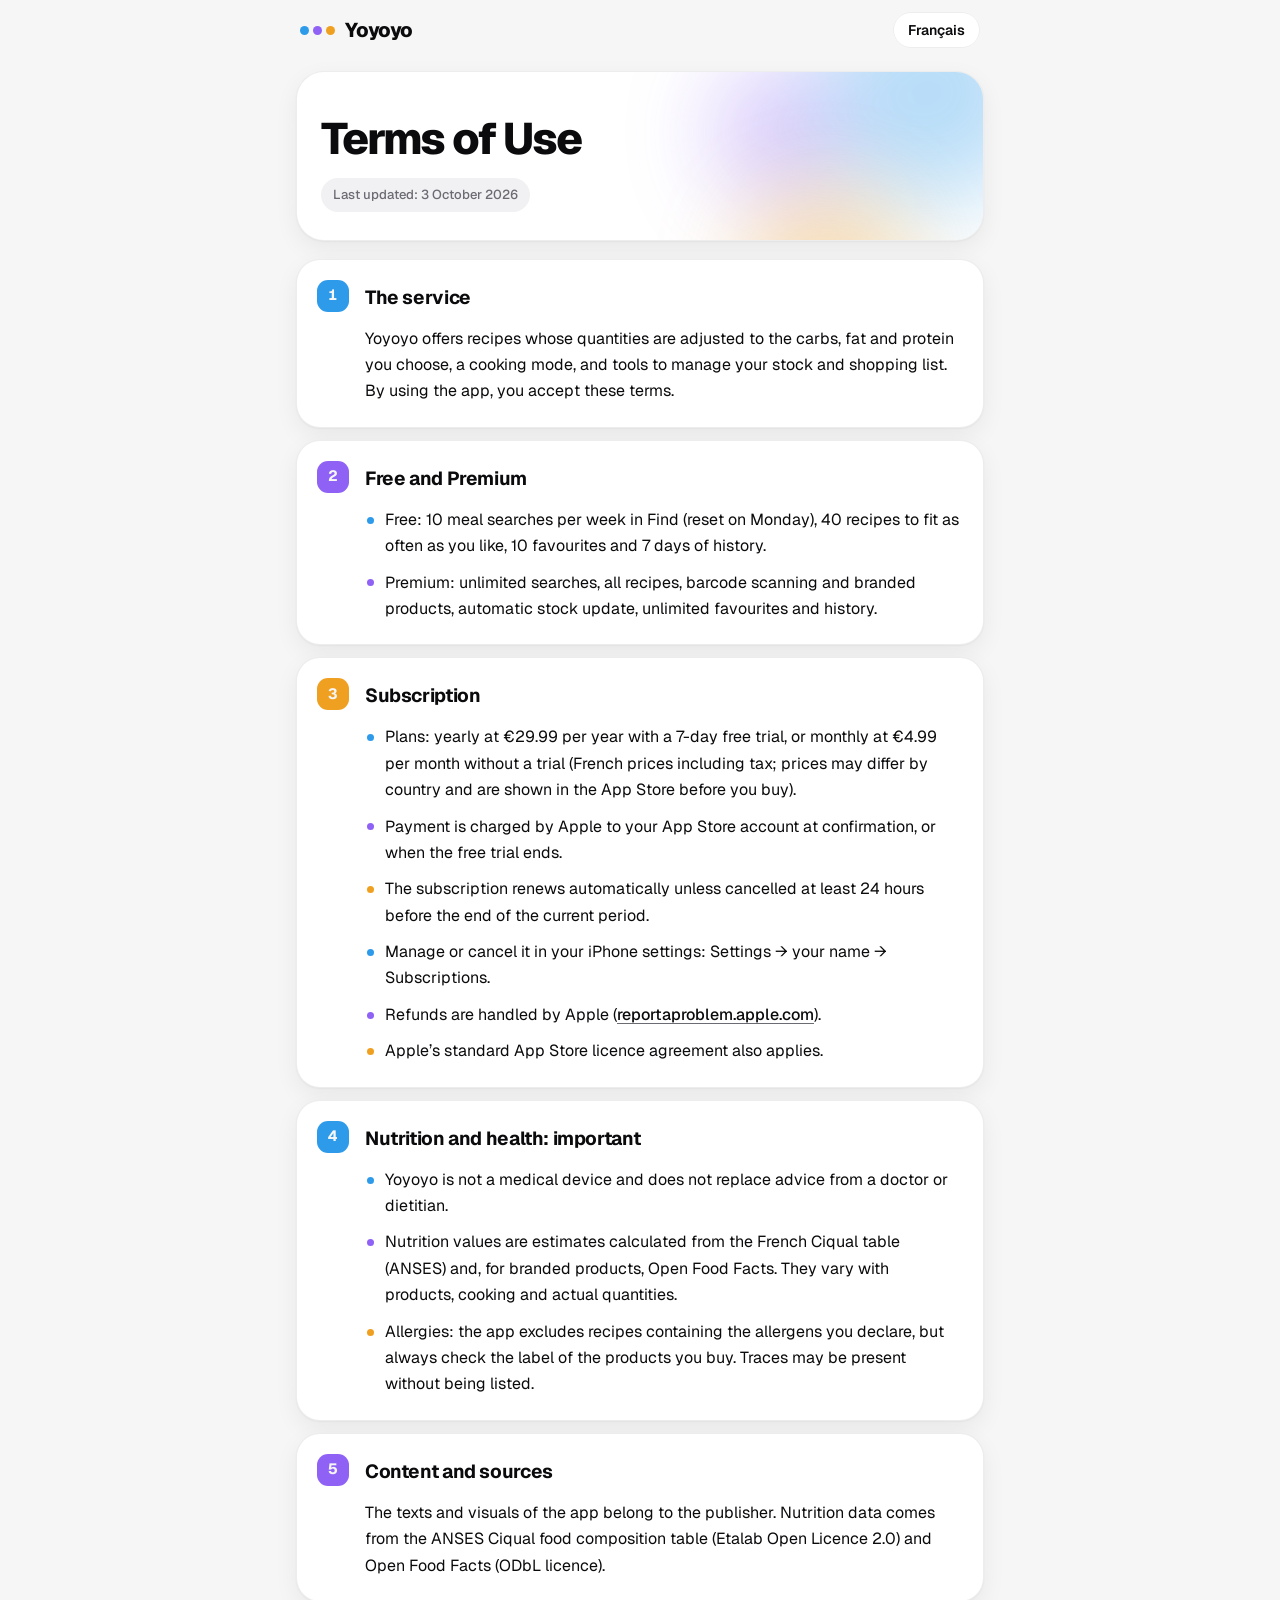
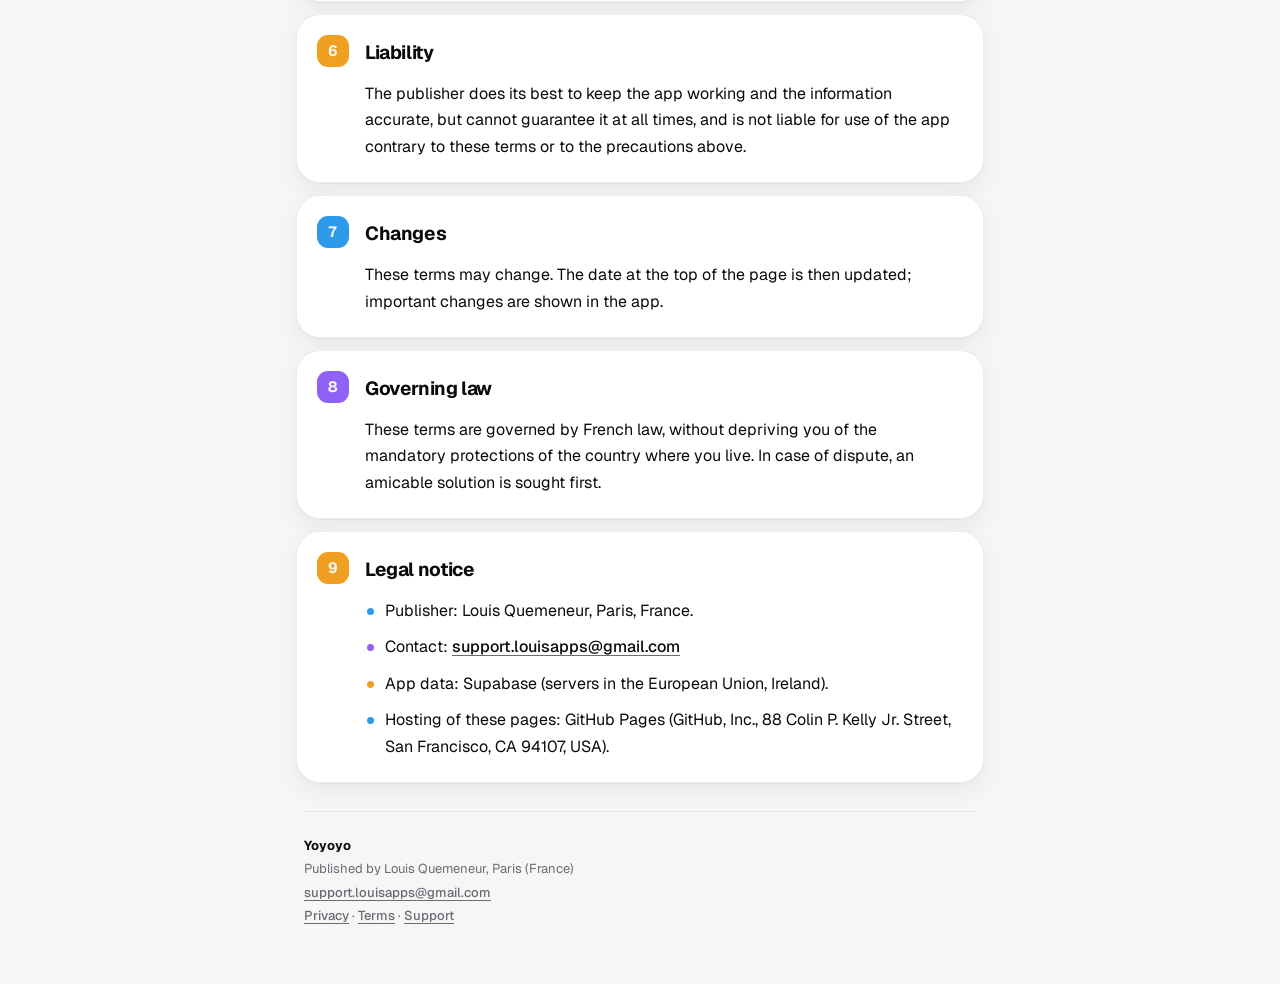
<file: terms.html>
<!doctype html>
<html lang="en">
<head>
<meta charset="utf-8">
<meta name="viewport" content="width=device-width, initial-scale=1">
<title>Yoyoyo · Terms of Use</title>
<link rel="stylesheet" href="style.css">
</head>
<body>
<main class="doc">
  <header><a class="brand" href="index.html"><span class="dots" aria-hidden="true"><i></i><i></i><i></i></span>Yoyoyo</a><nav class="lang"><a href="conditions.html" lang="fr">Français</a></nav></header>
  <div class="hero">
  <h1>Terms of Use</h1>
  <p class="date">Last updated: 3 October 2026</p>
  </div>

  <section class="article">
  <h2>The service</h2>
  <p>Yoyoyo offers recipes whose quantities are adjusted to the carbs, fat and protein you choose, a cooking mode, and
  tools to manage your stock and shopping list. By using the app, you accept these terms.</p>

  </section>
  <section class="article">
  <h2>Free and Premium</h2>
  <ul>
    <li>Free: 10 meal searches per week in Find (reset on Monday), 40 recipes to fit as often as you like, 10 favourites
      and 7 days of history.</li>
    <li>Premium: unlimited searches, all recipes, barcode scanning and branded products, automatic stock update,
      unlimited favourites and history.</li>
  </ul>

  </section>
  <section class="article">
  <h2>Subscription</h2>
  <ul>
    <li>Plans: yearly at €29.99 per year with a 7-day free trial, or monthly at €4.99 per month without a trial (French
      prices including tax; prices may differ by country and are shown in the App Store before you buy).</li>
    <li>Payment is charged by Apple to your App Store account at confirmation, or when the free trial ends.</li>
    <li>The subscription renews automatically unless cancelled at least 24 hours before the end of the current period.</li>
    <li>Manage or cancel it in your iPhone settings: Settings → your name → Subscriptions.</li>
    <li>Refunds are handled by Apple (<a href="https://reportaproblem.apple.com">reportaproblem.apple.com</a>).</li>
    <li>Apple’s standard App Store licence agreement also applies.</li>
  </ul>

  </section>
  <section class="article">
  <h2>Nutrition and health: important</h2>
  <ul>
    <li>Yoyoyo is not a medical device and does not replace advice from a doctor or dietitian.</li>
    <li>Nutrition values are estimates calculated from the French Ciqual table (ANSES) and, for branded products,
      Open Food Facts. They vary with products, cooking and actual quantities.</li>
    <li>Allergies: the app excludes recipes containing the allergens you declare, but always check the label of the products
      you buy. Traces may be present without being listed.</li>
  </ul>

  </section>
  <section class="article">
  <h2>Content and sources</h2>
  <p>The texts and visuals of the app belong to the publisher. Nutrition data comes from the ANSES Ciqual food
  composition table (Etalab Open Licence 2.0) and Open Food Facts (ODbL licence).</p>

  </section>
  <section class="article">
  <h2>Liability</h2>
  <p>The publisher does its best to keep the app working and the information accurate, but cannot guarantee it at all
  times, and is not liable for use of the app contrary to these terms or to the precautions above.</p>

  </section>
  <section class="article">
  <h2>Changes</h2>
  <p>These terms may change. The date at the top of the page is then updated; important changes are shown in the app.</p>

  </section>
  <section class="article">
  <h2>Governing law</h2>
  <p>These terms are governed by French law, without depriving you of the mandatory protections of the country where you
  live. In case of dispute, an amicable solution is sought first.</p>

  </section>
  <section class="article">
  <h2>Legal notice</h2>
  <ul>
    <li>Publisher: Louis Quemeneur, Paris, France.</li>
    <li>Contact: <a href="mailto:support.louisapps@gmail.com">support.louisapps@gmail.com</a></li>
    <li>App data: Supabase (servers in the European Union, Ireland).</li>
    <li>Hosting of these pages: GitHub Pages (GitHub, Inc., 88 Colin P. Kelly Jr. Street, San Francisco, CA 94107, USA).</li>
  </ul>

  </section>
  <footer><strong>Yoyoyo</strong><br>Published by Louis Quemeneur, Paris (France)<br><a href="mailto:support.louisapps@gmail.com">support.louisapps@gmail.com</a><br><a href="privacy.html">Privacy</a> · <a href="terms.html">Terms</a> · <a href="support.html">Support</a></footer>
</main>
</body>
</html>
</file>
<file: style.css>
@import url('https://fonts.googleapis.com/css2?family=Geist:wght@400;500;600;700;800&display=swap');
:root {
  --bg: #F6F6F7; --surface: #FFFFFF; --surface2: #F1F1F3; --text: #0B0B0D; --muted: #6B6B73; --line: rgba(0,0,0,0.07); --accent: #0B0B0D;
  --carbs: #2E9BEA; --fat: #8F62F5; --protein: #F0A020; --glass: rgba(246,246,247,0.78);
  --shadow: 0 1px 2px rgba(16,16,20,0.04), 0 8px 24px rgba(16,16,20,0.06);
  color-scheme: light dark;
}
@media (prefers-color-scheme: dark) {
  :root { --bg: #0A0A0B; --surface: #161618; --surface2: #232327; --text: #F5F5F7; --muted: #8E8E96; --line: rgba(255,255,255,0.07);
    --accent: #F5F5F7; --carbs: #6FC3FF; --fat: #B18CFF; --protein: #FFB547; --glass: rgba(10,10,11,0.72); --shadow: none; }
}
* { box-sizing: border-box; }
html { scroll-behavior: smooth; }
body {
  margin: 0; background: var(--bg); color: var(--text);
  font: 16px/1.65 Geist, -apple-system, BlinkMacSystemFont, "Segoe UI", system-ui, sans-serif; -webkit-font-smoothing: antialiased;
}
main { max-width: 720px; margin: 0 auto; padding: 0 16px 56px; }

/* Barre du haut : reste visible pendant la lecture, comme une barre d'app. */
header { position: sticky; top: 0; z-index: 2; display: flex; align-items: center; justify-content: space-between; gap: 12px;
  margin: 0 -16px; padding: 14px 20px; background: var(--glass); -webkit-backdrop-filter: blur(18px); backdrop-filter: blur(18px); }
/* Nom de l'app avec les trois points des macros (glucides, lipides, protéines), comme dans l'app. */
header a.brand { display: inline-flex; align-items: center; gap: 10px; font-weight: 800; font-size: 20px; letter-spacing: -0.03em;
  color: var(--text); text-decoration: none; }
.dots { display: inline-flex; gap: 4px; }
.dots i { width: 9px; height: 9px; border-radius: 50%; background: var(--carbs); }
.dots i:nth-child(2) { background: var(--fat); }
.dots i:nth-child(3) { background: var(--protein); }
nav.lang a { color: var(--text); font-size: 14px; font-weight: 600; text-decoration: none; padding: 8px 14px; background: var(--surface);
  border: 1px solid var(--line); border-radius: 999px; }

/* Titre de la page : grande carte, halos aux couleurs des trois macros. */
.hero { position: relative; overflow: hidden; margin: 10px 0 18px; padding: 44px 24px 28px; border-radius: 28px; background: var(--surface);
  border: 1px solid var(--line); box-shadow: var(--shadow); }
.hero::before, .hero::after { content: ""; position: absolute; border-radius: 50%; filter: blur(46px); opacity: 0.34; pointer-events: none; }
.hero::before { width: 220px; height: 220px; right: -60px; top: -90px; background: var(--carbs); box-shadow: -150px 40px 0 -40px var(--fat); }
.hero::after { width: 170px; height: 170px; right: 70px; bottom: -120px; background: var(--protein); }
.hero > * { position: relative; }
h1 { font-size: clamp(32px, 8vw, 44px); font-weight: 800; line-height: 1.05; letter-spacing: -0.045em; margin: 0 0 16px; max-width: 12em; }
.date { display: inline-block; margin: 0; padding: 6px 12px; border-radius: 999px; background: var(--surface2); color: var(--muted);
  font-size: 13px; font-weight: 500; }

h2 { font-size: 19px; font-weight: 700; line-height: 1.25; letter-spacing: -0.02em; margin: 0 0 12px; }
p, li { color: var(--text); margin-top: 0; }
p { margin-bottom: 14px; }
.muted { color: var(--muted); font-size: 14px; }
a { color: var(--accent); font-weight: 500; text-decoration-color: var(--muted); text-underline-offset: 3px; }
main > p { padding: 0 8px; }

/* Listes : un point de couleur par ligne, à tour de rôle glucides, lipides, protéines. */
ul { list-style: none; padding: 0; margin: 0 0 14px; }
li { position: relative; padding-left: 20px; margin-bottom: 10px; }
li::before { content: ""; position: absolute; left: 2px; top: 0.62em; width: 7px; height: 7px; border-radius: 50%; background: var(--carbs); }
li:nth-child(3n+2)::before { background: var(--fat); }
li:nth-child(3n)::before { background: var(--protein); }

/* Un article = une carte, avec sa pastille numérotée. */
main { counter-reset: article; }
section.article { position: relative; background: var(--surface); border: 1px solid var(--line); border-radius: 24px; padding: 22px 22px 10px;
  margin: 12px 0; box-shadow: var(--shadow); }
main.doc section.article { counter-increment: article; padding-left: 68px; }
main.doc section.article::before { content: counter(article); position: absolute; left: 20px; top: 20px; width: 32px; height: 32px;
  border-radius: 11px; display: grid; place-items: center; font-size: 15px; font-weight: 700; font-variant-numeric: tabular-nums;
  color: var(--bg); background: var(--carbs); }
main.doc section.article:nth-of-type(3n+2)::before { background: var(--fat); }
main.doc section.article:nth-of-type(3n)::before { background: var(--protein); }
section.article > :last-child { margin-bottom: 12px; }
section.article h2 { min-height: 32px; display: flex; align-items: center; }

/* Résumé en tête de page : la carte la plus visible. */
section.summary { margin: 12px 0; padding: 22px 22px 12px; border-radius: 24px; background: var(--surface2); border: 1px solid var(--line); }
section.summary h2 { margin: 0 0 14px; font-size: 13px; font-weight: 700; letter-spacing: 0.08em; text-transform: uppercase; color: var(--muted); }
section.summary li { margin-bottom: 12px; font-weight: 500; }
section.card { background: var(--surface2); border-radius: 18px; padding: 16px 18px 4px; margin: 14px 0; }

.table { overflow-x: auto; margin: 0 -6px 14px; }
table { width: 100%; border-collapse: separate; border-spacing: 0; font-size: 15px; line-height: 1.5; }
th, td { text-align: left; padding: 12px 10px; border-bottom: 1px solid var(--line); vertical-align: top; }
tr:last-child td { border-bottom: 0; }
th { font-size: 12px; font-weight: 700; letter-spacing: 0.06em; text-transform: uppercase; color: var(--muted); }
td:first-child { font-weight: 600; }

/* Page d'accueil : les liens en grandes lignes à flèche. */
.links { margin-top: 12px; }
.links a { display: flex; align-items: center; justify-content: space-between; padding: 20px 22px; background: var(--surface);
  border: 1px solid var(--line); border-radius: 22px; margin: 10px 0; text-decoration: none; color: var(--text); font-weight: 600; font-size: 17px;
  box-shadow: var(--shadow); }
.links a::after { content: "→"; color: var(--muted); font-weight: 500; }

footer { margin: 28px 8px 0; padding-top: 22px; border-top: 1px solid var(--line); color: var(--muted); font-size: 13px; line-height: 1.8; }
footer strong { color: var(--text); font-weight: 700; }
footer a { color: var(--muted); }

@media (max-width: 420px) {
  main.doc section.article { padding-left: 22px; padding-top: 66px; }
  .hero { padding: 36px 20px 24px; }
}
</file>
